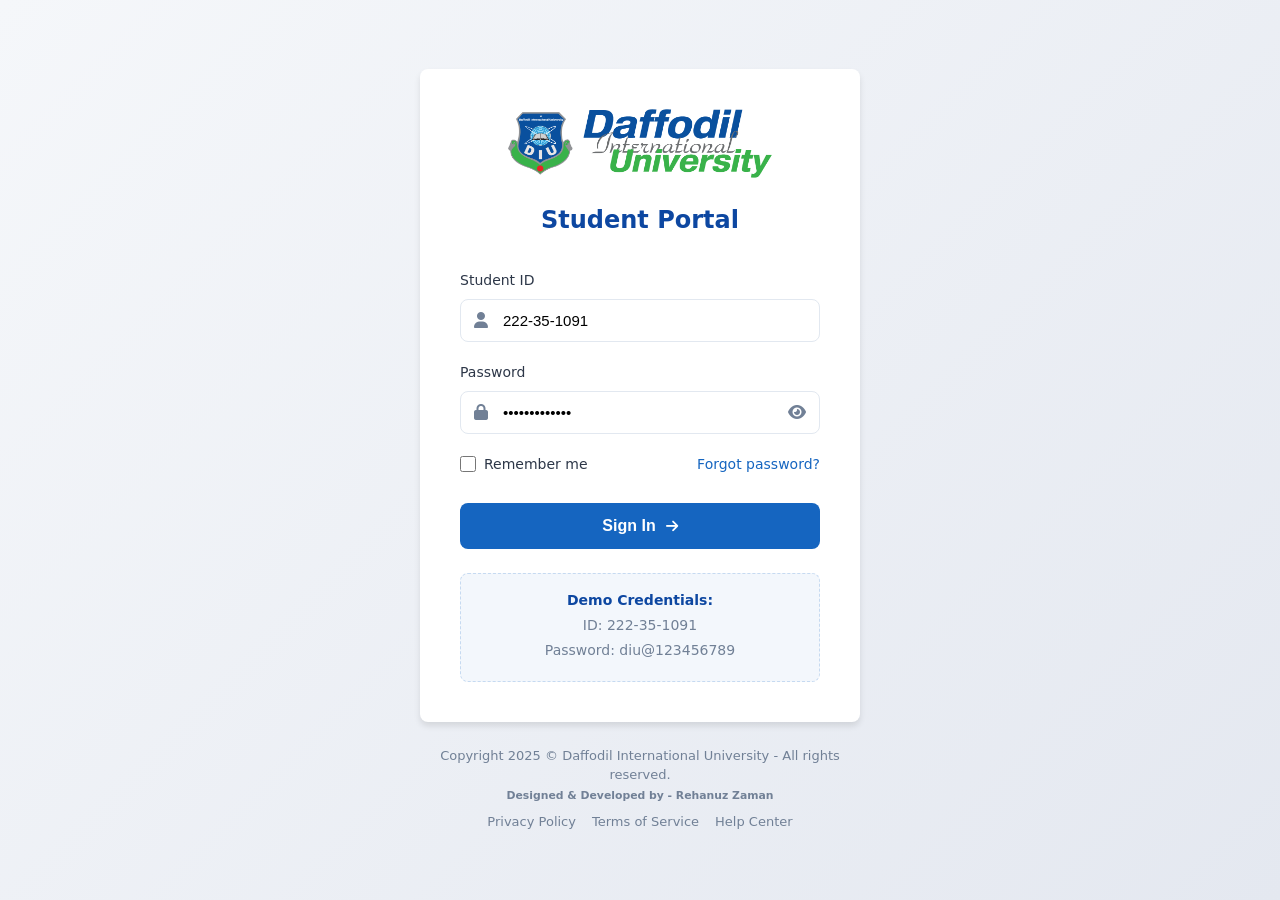
<file: index.html>
<!DOCTYPE html>
<html lang="en">
<head>
    <meta charset="UTF-8">
    <meta name="viewport" content="width=device-width, initial-scale=1.0">
    <title>DIU Student Portal - Login</title>
    <link rel="stylesheet" href="./styles/login.css">
    <link rel="stylesheet" href="https://cdnjs.cloudflare.com/ajax/libs/font-awesome/6.4.0/css/all.min.css">
    <link rel="shortcut icon" href="assets/favicon.png" type="image/x-icon">
</head>
<body>
    <div class="login-container">
        <div class="login-card">
            <div class="logo-container">
                <img src="./assets/DIU Logo.png" alt="DIU Logo" class="logo">
                <h1>Student Portal</h1>
            </div>
            
            <form id="loginForm" class="login-form">
                <div class="form-group">
                    <label for="studentId">Student ID</label>
                    <div class="input-group">
                        <i class="fas fa-user"></i>
                        <input value="222-35-1091" type="text" id="studentId" placeholder="e.g. 222-35-1091" required>
                    </div>
                    <div class="error-message" id="idError"></div>
                </div>
                
                <div class="form-group">
                    <label for="password">Password</label>
                    <div class="input-group">
                        <i class="fas fa-lock"></i>
                        <input value="diu@123456789" type="password" id="password" placeholder="Enter your password" required>
                        <i class="fas fa-eye toggle-password"></i>
                    </div>
                    <div class="error-message" id="passwordError"></div>
                </div>
                
                <div class="form-options">
                    <label class="remember-me">
                        <input type="checkbox" id="remember">
                        <span>Remember me</span>
                    </label>
                    <a href="#" class="forgot-password">Forgot password?</a>
                </div>
                
                <button type="submit" class="login-btn">
                    <span>Sign In</span>
                    <i class="fas fa-arrow-right"></i>
                </button>
            </form>
            
            <div class="demo-credentials">
                <p><strong>Demo Credentials:</strong></p>
                <p>ID: 222-35-1091</p>
                <p>Password: diu@123456789</p>
            </div>
        </div>
        
        <div class="login-footer">
            <p>Copyright 2025 © Daffodil International University - All rights reserved.</p>
            <small><b>Designed & Developed by - Rehanuz Zaman</b></small>
            <div class="footer-links">
                <a href="#">Privacy Policy</a>
                <a href="#">Terms of Service</a>
                <a href="#">Help Center</a>
            </div>
        </div>
    </div>

    <script src="./scripts/login.js"></script>
</body>
</html>
</file>
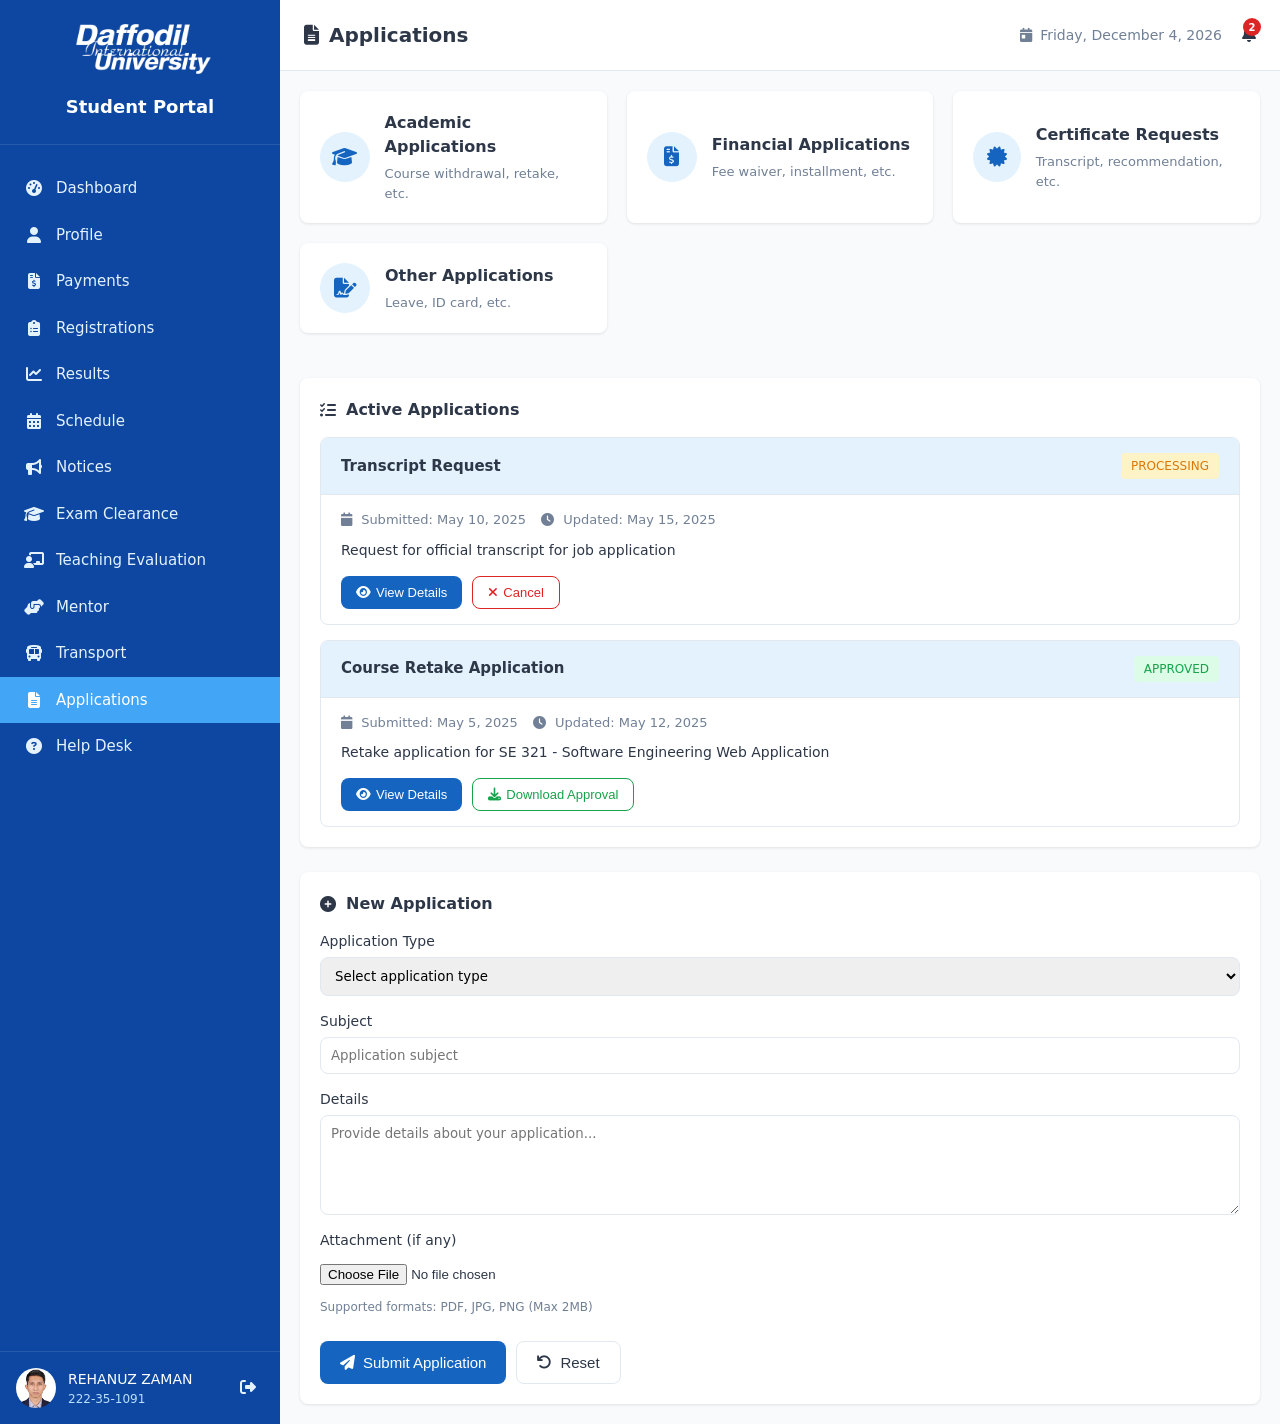
<file: applications.html>
<!DOCTYPE html>
<html lang="en">
<head>
    <meta charset="UTF-8">
    <meta name="viewport" content="width=device-width, initial-scale=1.0">
    <title>DIU Student Portal - Applications</title>
    <link rel="stylesheet" href="./styles/dashboard.css">
    <link rel="stylesheet" href="./styles/applications.css">
    <link rel="stylesheet" href="https://cdnjs.cloudflare.com/ajax/libs/font-awesome/6.4.0/css/all.min.css">
    <link rel="shortcut icon" href="assets/favicon.png" type="image/x-icon">
</head>
<body>
    <div class="dashboard-container">
        <!-- Sidebar -->
        <aside class="sidebar">
            <div class="logo-container">
                <img src="./assets/diulogo_white.png" alt="DIU Logo" class="logo">
                <h1>Student Portal</h1>
            </div>
            
            <nav class="main-nav">
                <ul>
                    <li><a href="dashboard.html"><i class="fas fa-tachometer-alt"></i> Dashboard</a></li>
                    <li><a href="profile.html"><i class="fas fa-user"></i> Profile</a></li>
                    <li><a href="payments.html"><i class="fas fa-file-invoice-dollar"></i> Payments</a></li>
                    <li><a href="registrations.html"><i class="fas fa-clipboard-list"></i> Registrations</a></li>
                    <li><a href="result.html"><i class="fas fa-chart-line"></i> Results</a></li>
                    <li><a href="class-schedule.html"><i class="fas fa-calendar-alt"></i> Schedule</a></li>
                    <li><a href="notices.html"><i class="fas fa-bullhorn"></i> Notices</a></li>
                    <li><a href="exam-clearance.html"><i class="fas fa-graduation-cap"></i> Exam Clearance</a></li>
                    <li><a href="teaching-evaluation.html"><i class="fas fa-chalkboard-teacher"></i> Teaching Evaluation</a></li>
                    <li><a href="mentor.html"><i class="fas fa-hands-helping"></i> Mentor</a></li>
                    <li><a href="transport.html"><i class="fas fa-bus"></i> Transport</a></li>
                    <li class="active"><a href="applications.html"><i class="fas fa-file-alt"></i> Applications</a></li>
                    <li><a href="help-desk.html"><i class="fas fa-question-circle"></i> Help Desk</a></li>
                </ul>
            </nav>
            
            <div class="user-profile">
                <img src="./assets/avatar.png" alt="Student Avatar">
                <div class="user-info">
                    <span class="name">REHANUZ ZAMAN</span>
                    <span class="id">222-35-1091</span>
                </div>
                <a href="login.html" class="logout"><i class="fas fa-sign-out-alt"></i></a>
            </div>
        </aside>

        <!-- Main Content -->
        <main class="main-content">
            <header class="main-header">
                <h2><i class="fas fa-file-alt"></i> Applications</h2>
                <div class="header-actions">
                    <div class="date-display">
                        <i class="fas fa-calendar-day"></i>
                        <span id="current-date">Loading...</span>
                    </div>
                    <div class="notifications">
                        <i class="fas fa-bell"></i>
                        <span class="badge">2</span>
                    </div>
                </div>
            </header>

            <div class="applications-content">
                <div class="application-types">
                    <div class="type-card" data-type="academic">
                        <div class="type-icon">
                            <i class="fas fa-graduation-cap"></i>
                        </div>
                        <div class="type-info">
                            <h3>Academic Applications</h3>
                            <p>Course withdrawal, retake, etc.</p>
                        </div>
                    </div>
                    
                    <div class="type-card" data-type="financial">
                        <div class="type-icon">
                            <i class="fas fa-file-invoice-dollar"></i>
                        </div>
                        <div class="type-info">
                            <h3>Financial Applications</h3>
                            <p>Fee waiver, installment, etc.</p>
                        </div>
                    </div>
                    
                    <div class="type-card" data-type="certificate">
                        <div class="type-icon">
                            <i class="fas fa-certificate"></i>
                        </div>
                        <div class="type-info">
                            <h3>Certificate Requests</h3>
                            <p>Transcript, recommendation, etc.</p>
                        </div>
                    </div>
                    
                    <div class="type-card" data-type="other">
                        <div class="type-icon">
                            <i class="fas fa-file-signature"></i>
                        </div>
                        <div class="type-info">
                            <h3>Other Applications</h3>
                            <p>Leave, ID card, etc.</p>
                        </div>
                    </div>
                </div>

                <div class="active-applications">
                    <h3><i class="fas fa-tasks"></i> Active Applications</h3>
                    
                    <div class="application-list">
                        <div class="application-item">
                            <div class="app-header">
                                <h4>Transcript Request</h4>
                                <span class="app-status processing">Processing</span>
                            </div>
                            <div class="app-body">
                                <div class="app-meta">
                                    <span><i class="fas fa-calendar"></i> Submitted: May 10, 2025</span>
                                    <span><i class="fas fa-clock"></i> Updated: May 15, 2025</span>
                                </div>
                                <p class="app-note">Request for official transcript for job application</p>
                                <div class="app-actions">
                                    <button class="btn-view">
                                        <i class="fas fa-eye"></i> View Details
                                    </button>
                                    <button class="btn-cancel">
                                        <i class="fas fa-times"></i> Cancel
                                    </button>
                                </div>
                            </div>
                        </div>
                        
                        <div class="application-item">
                            <div class="app-header">
                                <h4>Course Retake Application</h4>
                                <span class="app-status approved">Approved</span>
                            </div>
                            <div class="app-body">
                                <div class="app-meta">
                                    <span><i class="fas fa-calendar"></i> Submitted: May 5, 2025</span>
                                    <span><i class="fas fa-clock"></i> Updated: May 12, 2025</span>
                                </div>
                                <p class="app-note">Retake application for SE 321 - Software Engineering Web Application</p>
                                <div class="app-actions">
                                    <button class="btn-view">
                                        <i class="fas fa-eye"></i> View Details
                                    </button>
                                    <button class="btn-download">
                                        <i class="fas fa-download"></i> Download Approval
                                    </button>
                                </div>
                            </div>
                        </div>
                    </div>
                </div>

                <div class="new-application" id="new-application">
                    <h3><i class="fas fa-plus-circle"></i> New Application</h3>
                    <form id="application-form">
                        <div class="form-group">
                            <label for="app-type">Application Type</label>
                            <select id="app-type" required>
                                <option value="">Select application type</option>
                                <option value="transcript">Transcript Request</option>
                                <option value="retake">Course Retake</option>
                                <option value="withdrawal">Course Withdrawal</option>
                                <option value="fee-waiver">Fee Waiver Request</option>
                                <option value="certificate">Certificate Request</option>
                                <option value="leave">Leave Application</option>
                                <option value="other">Other</option>
                            </select>
                        </div>
                        
                        <div class="form-group">
                            <label for="app-subject">Subject</label>
                            <input type="text" id="app-subject" placeholder="Application subject" required>
                        </div>
                        
                        <div class="form-group">
                            <label for="app-details">Details</label>
                            <textarea id="app-details" rows="5" placeholder="Provide details about your application..." required></textarea>
                        </div>
                        
                        <div class="form-group">
                            <label for="app-attachment">Attachment (if any)</label>
                            <input type="file" id="app-attachment">
                            <small>Supported formats: PDF, JPG, PNG (Max 2MB)</small>
                        </div>
                        
                        <div class="form-actions">
                            <button type="submit" class="btn-submit">
                                <i class="fas fa-paper-plane"></i> Submit Application
                            </button>
                            <button type="reset" class="btn-reset">
                                <i class="fas fa-undo"></i> Reset
                            </button>
                        </div>
                    </form>
                </div>
            </div>
        </main>
    </div>

    <script src="./scripts/applications.js"></script>
</body>
</html>
</file>
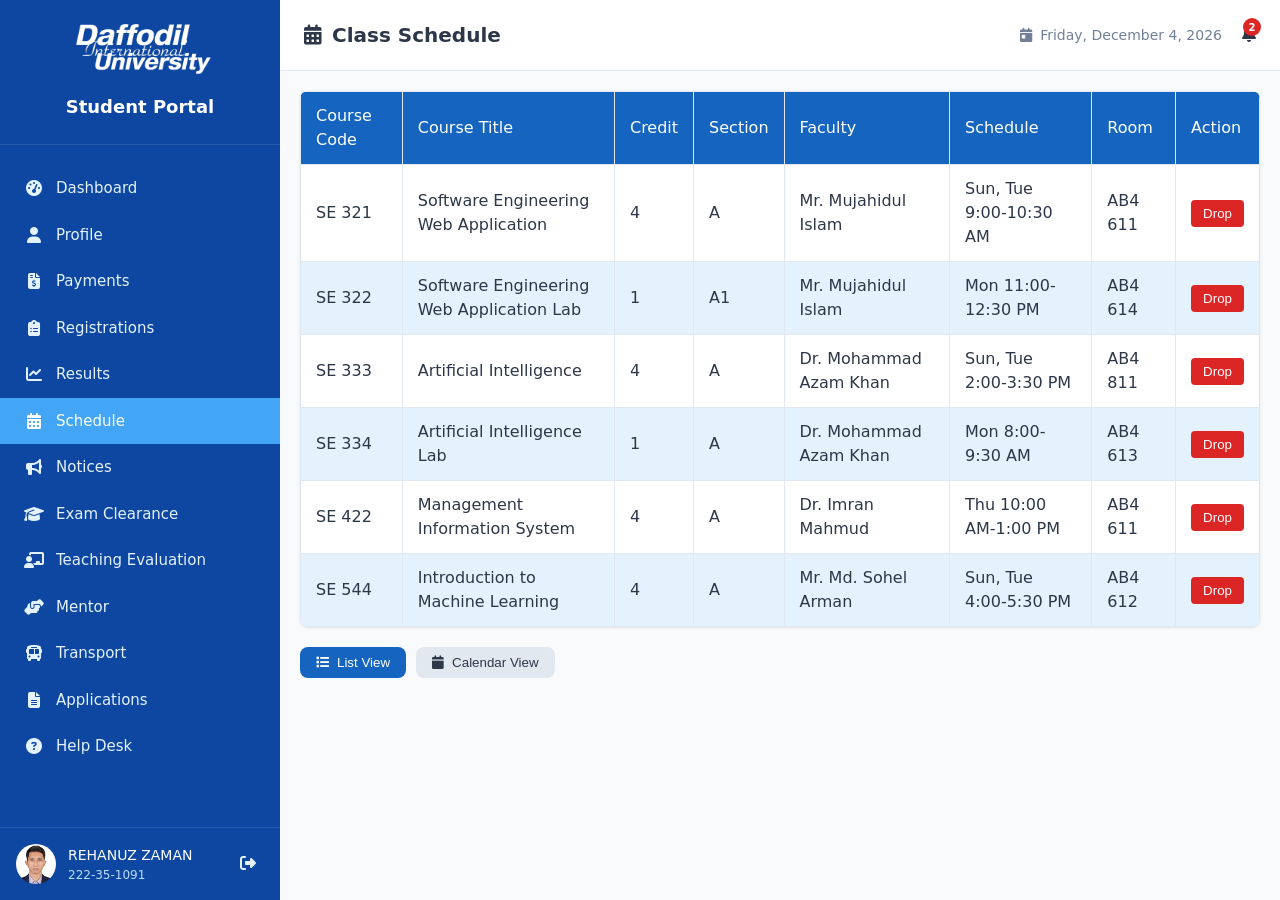
<file: class-schedule.html>
<!DOCTYPE html>
<html lang="en">
<head>
    <meta charset="UTF-8">
    <meta name="viewport" content="width=device-width, initial-scale=1.0">
    <title>DIU Student Portal - Class Schedule</title>
    <link rel="stylesheet" href="./styles/dashboard.css">
    <link rel="stylesheet" href="./styles/class-schedule.css">
    <link rel="stylesheet" href="https://cdnjs.cloudflare.com/ajax/libs/font-awesome/6.4.0/css/all.min.css">
    <link rel="shortcut icon" href="assets/favicon.png" type="image/x-icon">
</head>
<body>
    <div class="dashboard-container">
        <!-- Sidebar -->
        <aside class="sidebar">
            <div class="logo-container">
                <img src="./assets/diulogo_white.png" alt="DIU Logo" class="logo">
                <h1>Student Portal</h1>
            </div>
            
            <nav class="main-nav">
                <ul>
                    <li><a href="dashboard.html"><i class="fas fa-tachometer-alt"></i> Dashboard</a></li>
                    <li><a href="profile.html"><i class="fas fa-user"></i> Profile</a></li>
                    <li><a href="payments.html"><i class="fas fa-file-invoice-dollar"></i> Payments</a></li>
                    <li><a href="registrations.html"><i class="fas fa-clipboard-list"></i> Registrations</a></li>
                    <li><a href="result.html"><i class="fas fa-chart-line"></i> Results</a></li>
                    <li class="active"><a href="class-schedule.html"><i class="fas fa-calendar-alt"></i> Schedule</a></li>
                    <li><a href="notices.html"><i class="fas fa-bullhorn"></i> Notices</a></li>
                    <li><a href="exam-clearance.html"><i class="fas fa-graduation-cap"></i> Exam Clearance</a></li>
                    <li><a href="teaching-evaluation.html"><i class="fas fa-chalkboard-teacher"></i> Teaching Evaluation</a></li>
                    <li><a href="mentor.html"><i class="fas fa-hands-helping"></i> Mentor</a></li>
                    <li><a href="transport.html"><i class="fas fa-bus"></i> Transport</a></li>
                    <li><a href="applications.html"><i class="fas fa-file-alt"></i> Applications</a></li>
                    <li><a href="help-desk.html"><i class="fas fa-question-circle"></i> Help Desk</a></li>
                </ul>
            </nav>
            
            <div class="user-profile">
                <img src="./assets/avatar.png" alt="Student Avatar">
                <div class="user-info">
                    <span class="name">REHANUZ ZAMAN</span>
                    <span class="id">222-35-1091</span>
                </div>
                <a href="login.html" class="logout"><i class="fas fa-sign-out-alt"></i></a>
            </div>
        </aside>

        <!-- Main Content -->
        <main class="main-content">
            <header class="main-header">
                <h2><i class="fas fa-calendar-alt"></i> Class Schedule</h2>
                <div class="header-actions">
                    <div class="date-display">
                        <i class="fas fa-calendar-day"></i>
                        <span id="current-date">Loading...</span>
                    </div>
                    <div class="notifications">
                        <i class="fas fa-bell"></i>
                        <span class="badge">2</span>
                    </div>
                </div>
            </header>

            <div class="schedule-content">
                <!-- Course List View -->
                <div class="course-list-view">
                    <table class="course-table">
                        <thead>
                            <tr>
                                <th>Course Code</th>
                                <th>Course Title</th>
                                <th>Credit</th>
                                <th>Section</th>
                                <th>Faculty</th>
                                <th>Schedule</th>
                                <th>Room</th>
                                <th>Action</th>
                            </tr>
                        </thead>
                        <tbody>
                            <tr>
                                <td>SE 321</td>
                                <td>Software Engineering Web Application</td>
                                <td>4</td>
                                <td>A</td>
                                <td>Mr. Mujahidul Islam</td>
                                <td>Sun, Tue 9:00-10:30 AM</td>
                                <td>AB4 611</td>
                                <td><button class="btn-drop">Drop</button></td>
                            </tr>
                            <tr>
                                <td>SE 322</td>
                                <td>Software Engineering Web Application Lab</td>
                                <td>1</td>
                                <td>A1</td>
                                <td>Mr. Mujahidul Islam</td>
                                <td>Mon 11:00-12:30 PM</td>
                                <td>AB4 614</td>
                                <td><button class="btn-drop">Drop</button></td>
                            </tr>
                            <tr>
                                <td>SE 333</td>
                                <td>Artificial Intelligence</td>
                                <td>4</td>
                                <td>A</td>
                                <td>Dr. Mohammad Azam Khan</td>
                                <td>Sun, Tue 2:00-3:30 PM</td>
                                <td>AB4 811</td>
                                <td><button class="btn-drop">Drop</button></td>
                            </tr>
                            <tr>
                                <td>SE 334</td>
                                <td>Artificial Intelligence Lab</td>
                                <td>1</td>
                                <td>A</td>
                                <td>Dr. Mohammad Azam Khan</td>
                                <td>Mon 8:00-9:30 AM</td>
                                <td>AB4 613</td>
                                <td><button class="btn-drop">Drop</button></td>
                            </tr>
                            <tr>
                                <td>SE 422</td>
                                <td>Management Information System</td>
                                <td>4</td>
                                <td>A</td>
                                <td>Dr. Imran Mahmud</td>
                                <td>Thu 10:00 AM-1:00 PM</td>
                                <td>AB4 611</td>
                                <td><button class="btn-drop">Drop</button></td>
                            </tr>
                            <tr>
                                <td>SE 544</td>
                                <td>Introduction to Machine Learning</td>
                                <td>4</td>
                                <td>A</td>
                                <td>Mr. Md. Sohel Arman</td>
                                <td>Sun, Tue 4:00-5:30 PM</td>
                                <td>AB4 612</td>
                                <td><button class="btn-drop">Drop</button></td>
                            </tr>
                        </tbody>
                    </table>
                </div>

                <!-- Calendar View -->
                <div class="calendar-view" style="display:none;">
                    <div class="schedule-controls">
                        <select id="semester-select" class="schedule-filter">
                            <option value="spring2025">Spring 2025</option>
                        </select>
                        <button id="print-schedule" class="btn-primary">
                            <i class="fas fa-print"></i> Print Schedule
                        </button>
                    </div>

                    <div class="schedule-table-container">
                        <table class="schedule-table">
                            <thead>
                                <tr>
                                    <th>Time</th>
                                    <th>Saturday</th>
                                    <th>Sunday</th>
                                    <th>Monday</th>
                                    <th>Tuesday</th>
                                    <th>Wednesday</th>
                                    <th>Thursday</th>
                                    <th>Friday</th>
                                </tr>
                            </thead>
                            <tbody id="schedule-body">
                                <!-- Will be populated by JavaScript -->
                            </tbody>
                        </table>
                    </div>
                </div>

                <div class="view-toggle">
                    <button id="list-view-btn" class="active"><i class="fas fa-list"></i> List View</button>
                    <button id="calendar-view-btn"><i class="fas fa-calendar"></i> Calendar View</button>
                </div>
            </div>
        </main>
    </div>

    <script src="./scripts/class-schecule.js"></script>
</body>
</html>
</file>
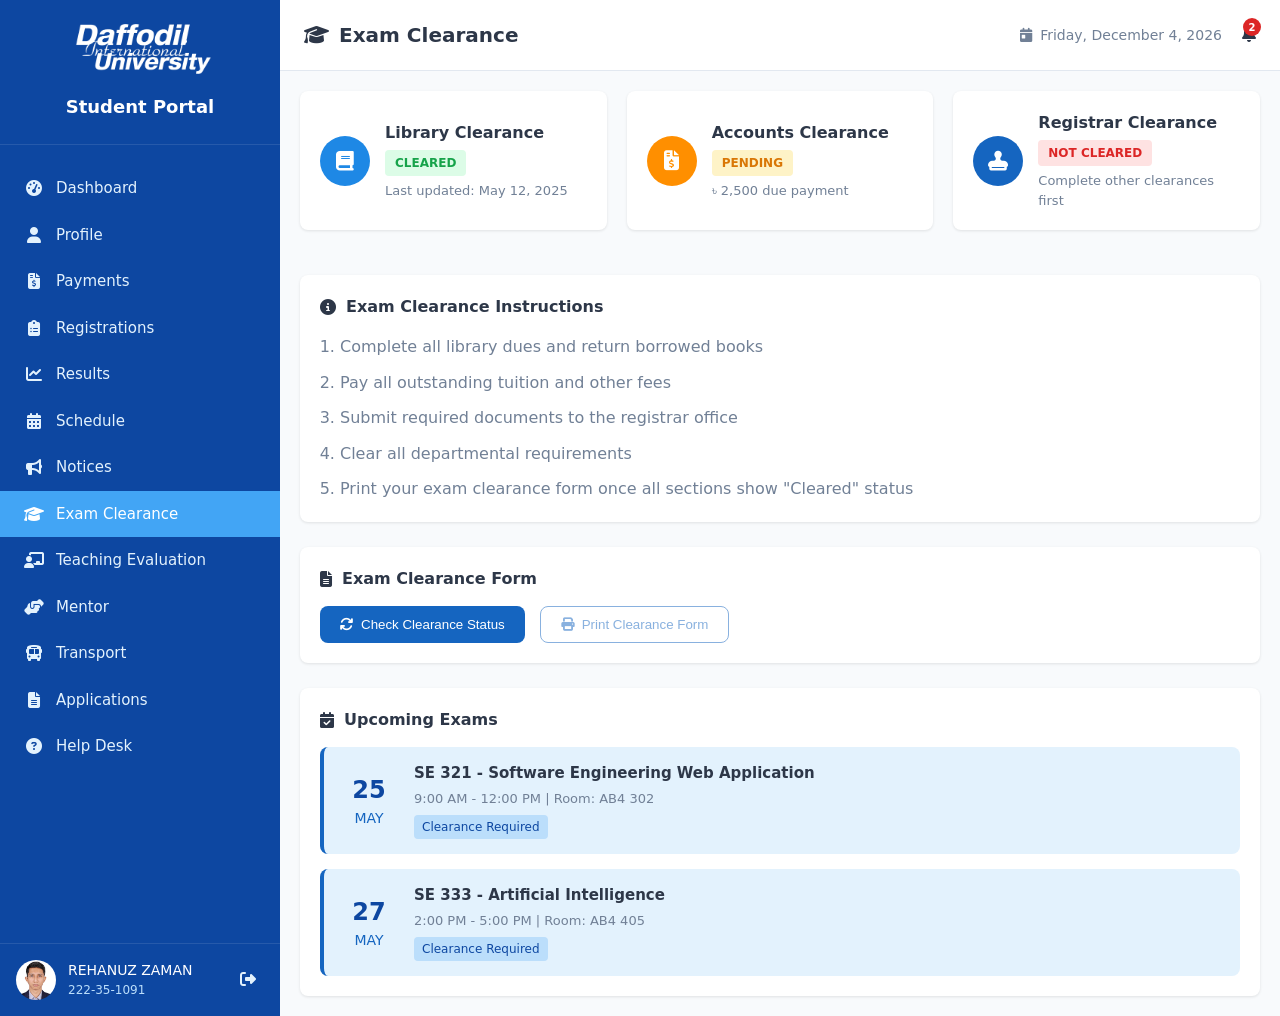
<file: exam-clearance.html>
<!DOCTYPE html>
<html lang="en">
<head>
    <meta charset="UTF-8">
    <meta name="viewport" content="width=device-width, initial-scale=1.0">
    <title>DIU Student Portal - Exam Clearance</title>
    <link rel="stylesheet" href="./styles/dashboard.css">
    <link rel="stylesheet" href="./styles/exam-clearance.css">
    <link rel="stylesheet" href="https://cdnjs.cloudflare.com/ajax/libs/font-awesome/6.4.0/css/all.min.css">
    <link rel="shortcut icon" href="assets/favicon.png" type="image/x-icon">
</head>
<body>
    <div class="dashboard-container">
        <!-- Sidebar -->
        <aside class="sidebar">
            <div class="logo-container">
                <img src="./assets/diulogo_white.png" alt="DIU Logo" class="logo">
                <h1>Student Portal</h1>
            </div>
            
            <nav class="main-nav">
                <ul>
                    <li><a href="dashboard.html"><i class="fas fa-tachometer-alt"></i> Dashboard</a></li>
                    <li><a href="profile.html"><i class="fas fa-user"></i> Profile</a></li>
                    <li><a href="payments.html"><i class="fas fa-file-invoice-dollar"></i> Payments</a></li>
                    <li><a href="registrations.html"><i class="fas fa-clipboard-list"></i> Registrations</a></li>
                    <li><a href="result.html"><i class="fas fa-chart-line"></i> Results</a></li>
                    <li><a href="class-schedule.html"><i class="fas fa-calendar-alt"></i> Schedule</a></li>
                    <li><a href="notices.html"><i class="fas fa-bullhorn"></i> Notices</a></li>
                    <li class="active"><a href="exam-clearance.html"><i class="fas fa-graduation-cap"></i> Exam Clearance</a></li>
                    <li><a href="teaching-evaluation.html"><i class="fas fa-chalkboard-teacher"></i> Teaching Evaluation</a></li>
                    <li><a href="mentor.html"><i class="fas fa-hands-helping"></i> Mentor</a></li>
                    <li><a href="transport.html"><i class="fas fa-bus"></i> Transport</a></li>
                    <li><a href="applications.html"><i class="fas fa-file-alt"></i> Applications</a></li>
                    <li><a href="help-desk.html"><i class="fas fa-question-circle"></i> Help Desk</a></li>
                </ul>
            </nav>
            
            <div class="user-profile">
                <img src="./assets/avatar.png" alt="Student Avatar">
                <div class="user-info">
                    <span class="name">REHANUZ ZAMAN</span>
                    <span class="id">222-35-1091</span>
                </div>
                <a href="login.html" class="logout"><i class="fas fa-sign-out-alt"></i></a>
            </div>
        </aside>

        <!-- Main Content -->
        <main class="main-content">
            <header class="main-header">
                <h2><i class="fas fa-graduation-cap"></i> Exam Clearance</h2>
                <div class="header-actions">
                    <div class="date-display">
                        <i class="fas fa-calendar-day"></i>
                        <span id="current-date">Loading...</span>
                    </div>
                    <div class="notifications">
                        <i class="fas fa-bell"></i>
                        <span class="badge">2</span>
                    </div>
                </div>
            </header>

            <div class="exam-clearance-content">
                <div class="clearance-status">
                    <div class="status-card library">
                        <div class="status-icon">
                            <i class="fas fa-book"></i>
                        </div>
                        <div class="status-info">
                            <h3>Library Clearance</h3>
                            <span class="status-badge cleared">Cleared</span>
                            <p>Last updated: May 12, 2025</p>
                        </div>
                    </div>
                    
                    <div class="status-card accounts">
                        <div class="status-icon">
                            <i class="fas fa-file-invoice-dollar"></i>
                        </div>
                        <div class="status-info">
                            <h3>Accounts Clearance</h3>
                            <span class="status-badge pending">Pending</span>
                            <p>৳ 2,500 due payment</p>
                        </div>
                    </div>
                    
                    <div class="status-card registrar">
                        <div class="status-icon">
                            <i class="fas fa-stamp"></i>
                        </div>
                        <div class="status-info">
                            <h3>Registrar Clearance</h3>
                            <span class="status-badge not-cleared">Not Cleared</span>
                            <p>Complete other clearances first</p>
                        </div>
                    </div>
                </div>

                <div class="clearance-instructions">
                    <h3><i class="fas fa-info-circle"></i> Exam Clearance Instructions</h3>
                    <ol>
                        <li>Complete all library dues and return borrowed books</li>
                        <li>Pay all outstanding tuition and other fees</li>
                        <li>Submit required documents to the registrar office</li>
                        <li>Clear all departmental requirements</li>
                        <li>Print your exam clearance form once all sections show "Cleared" status</li>
                    </ol>
                </div>

                <div class="exam-clearance-form">
                    <h3><i class="fas fa-file-alt"></i> Exam Clearance Form</h3>
                    <div class="form-actions">
                        <button id="check-clearance" class="btn-primary">
                            <i class="fas fa-sync"></i> Check Clearance Status
                        </button>
                        <button id="print-clearance" class="btn-secondary" disabled>
                            <i class="fas fa-print"></i> Print Clearance Form
                        </button>
                    </div>
                </div>

                <div class="upcoming-exams">
                    <h3><i class="fas fa-calendar-check"></i> Upcoming Exams</h3>
                    <div class="exam-cards">
                        <div class="exam-card">
                            <div class="exam-date">
                                <span class="day">25</span>
                                <span class="month">May</span>
                            </div>
                            <div class="exam-info">
                                <h4>SE 321 - Software Engineering Web Application</h4>
                                <p>9:00 AM - 12:00 PM | Room: AB4 302</p>
                                <span class="exam-status">Clearance Required</span>
                            </div>
                        </div>
                        <div class="exam-card">
                            <div class="exam-date">
                                <span class="day">27</span>
                                <span class="month">May</span>
                            </div>
                            <div class="exam-info">
                                <h4>SE 333 - Artificial Intelligence</h4>
                                <p>2:00 PM - 5:00 PM | Room: AB4 405</p>
                                <span class="exam-status">Clearance Required</span>
                            </div>
                        </div>
                    </div>
                </div>
            </div>
        </main>
    </div>

    <script src="./scripts/exam-clearance.js"></script>
</body>
</html>
</file>
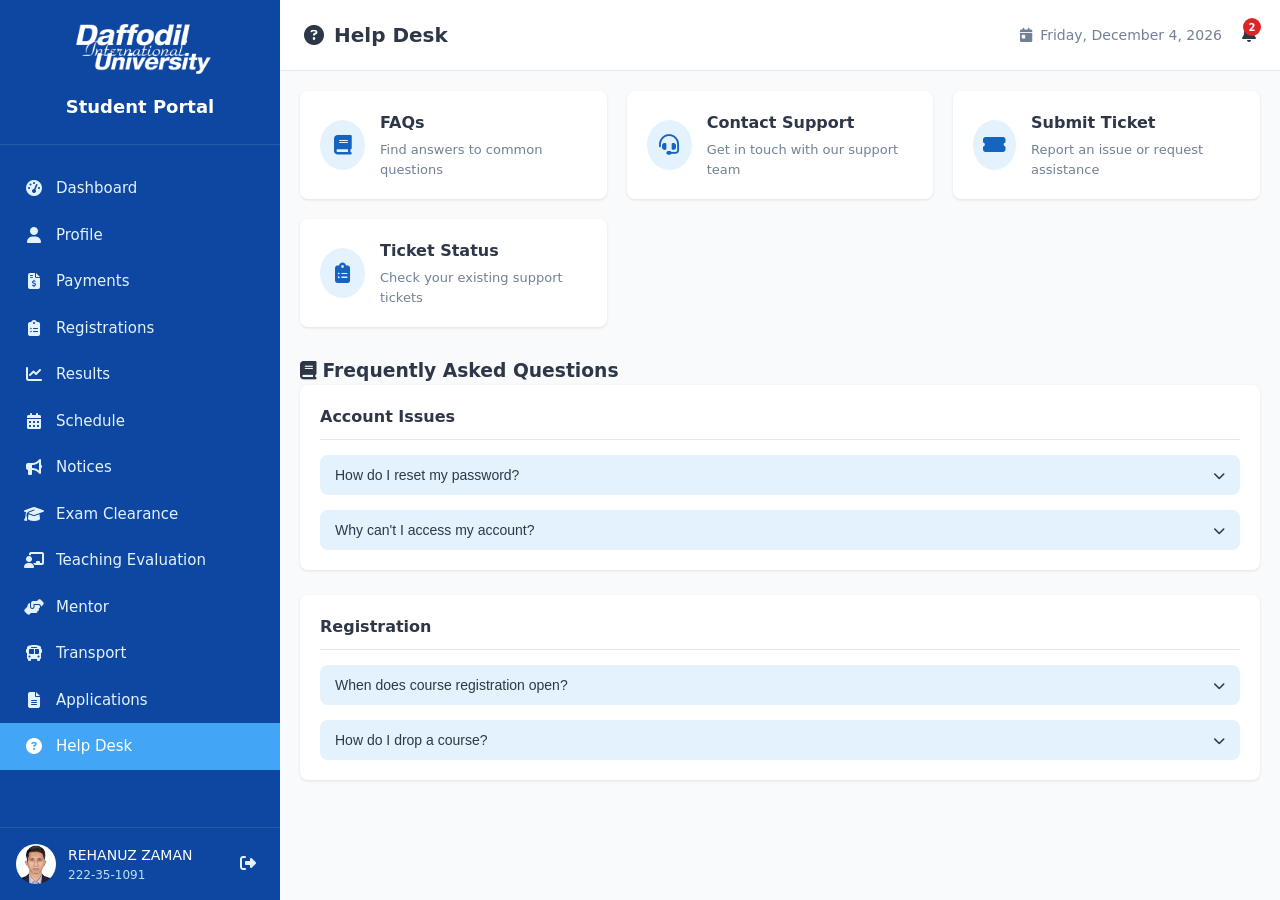
<file: help-desk.html>
<!DOCTYPE html>
<html lang="en">
<head>
    <meta charset="UTF-8">
    <meta name="viewport" content="width=device-width, initial-scale=1.0">
    <title>DIU Student Portal - Help Desk</title>
    <link rel="stylesheet" href="./styles/dashboard.css">
    <link rel="stylesheet" href="./styles/help-desk.css">
    <link rel="stylesheet" href="https://cdnjs.cloudflare.com/ajax/libs/font-awesome/6.4.0/css/all.min.css">
</head>
<body>
    <div class="dashboard-container">
        <!-- Sidebar -->
        <aside class="sidebar">
            <div class="logo-container">
                <img src="./assets/diulogo_white.png" alt="DIU Logo" class="logo">
                <h1>Student Portal</h1>
            </div>
            
            <nav class="main-nav">
                <ul>
                    <li><a href="dashboard.html"><i class="fas fa-tachometer-alt"></i> Dashboard</a></li>
                    <li><a href="profile.html"><i class="fas fa-user"></i> Profile</a></li>
                    <li><a href="payments.html"><i class="fas fa-file-invoice-dollar"></i> Payments</a></li>
                    <li><a href="registrations.html"><i class="fas fa-clipboard-list"></i> Registrations</a></li>
                    <li><a href="result.html"><i class="fas fa-chart-line"></i> Results</a></li>
                    <li><a href="class-schedule.html"><i class="fas fa-calendar-alt"></i> Schedule</a></li>
                    <li><a href="notices.html"><i class="fas fa-bullhorn"></i> Notices</a></li>
                    <li><a href="exam-clearance.html"><i class="fas fa-graduation-cap"></i> Exam Clearance</a></li>
                    <li><a href="teaching-evaluation.html"><i class="fas fa-chalkboard-teacher"></i> Teaching Evaluation</a></li>
                    <li><a href="mentor.html"><i class="fas fa-hands-helping"></i> Mentor</a></li>
                    <li><a href="transport.html"><i class="fas fa-bus"></i> Transport</a></li>
                    <li><a href="applications.html"><i class="fas fa-file-alt"></i> Applications</a></li>
                    <li class="active"><a href="help-desk.html"><i class="fas fa-question-circle"></i> Help Desk</a></li>
                </ul>
            </nav>
            
            <div class="user-profile">
                <img src="./assets/avatar.png" alt="Student Avatar">
                <div class="user-info">
                    <span class="name">REHANUZ ZAMAN</span>
                    <span class="id">222-35-1091</span>
                </div>
                <a href="login.html" class="logout"><i class="fas fa-sign-out-alt"></i></a>
            </div>
        </aside>

        <!-- Main Content -->
        <main class="main-content">
            <header class="main-header">
                <h2><i class="fas fa-question-circle"></i> Help Desk</h2>
                <div class="header-actions">
                    <div class="date-display">
                        <i class="fas fa-calendar-day"></i>
                        <span id="current-date">Loading...</span>
                    </div>
                    <div class="notifications">
                        <i class="fas fa-bell"></i>
                        <span class="badge">2</span>
                    </div>
                </div>
            </header>

            <div class="help-desk-content">
                <div class="help-options">
                    <div class="option-card" data-target="faq">
                        <div class="option-icon">
                            <i class="fas fa-book"></i>
                        </div>
                        <div class="option-info">
                            <h3>FAQs</h3>
                            <p>Find answers to common questions</p>
                        </div>
                    </div>
                    
                    <div class="option-card" data-target="contact">
                        <div class="option-icon">
                            <i class="fas fa-headset"></i>
                        </div>
                        <div class="option-info">
                            <h3>Contact Support</h3>
                            <p>Get in touch with our support team</p>
                        </div>
                    </div>
                    
                    <div class="option-card" data-target="ticket">
                        <div class="option-icon">
                            <i class="fas fa-ticket-alt"></i>
                        </div>
                        <div class="option-info">
                            <h3>Submit Ticket</h3>
                            <p>Report an issue or request assistance</p>
                        </div>
                    </div>
                    
                    <div class="option-card" data-target="status">
                        <div class="option-icon">
                            <i class="fas fa-clipboard-list"></i>
                        </div>
                        <div class="option-info">
                            <h3>Ticket Status</h3>
                            <p>Check your existing support tickets</p>
                        </div>
                    </div>
                </div>

                <div class="help-section active" id="faq">
                    <h3><i class="fas fa-book"></i> Frequently Asked Questions</h3>
                    <div class="faq-container">
                        <div class="faq-category">
                            <h4>Account Issues</h4>
                            <div class="faq-item">
                                <button class="faq-question">How do I reset my password?</button>
                                <div class="faq-answer">
                                    <p>You can reset your password by clicking on "Forgot Password" on the login page. A reset link will be sent to your registered email address.</p>
                                </div>
                            </div>
                            <div class="faq-item">
                                <button class="faq-question">Why can't I access my account?</button>
                                <div class="faq-answer">
                                    <p>Account access issues can occur due to incorrect login attempts or unpaid fees. Contact support if the problem persists.</p>
                                </div>
                            </div>
                        </div>
                        
                        <div class="faq-category">
                            <h4>Registration</h4>
                            <div class="faq-item">
                                <button class="faq-question">When does course registration open?</button>
                                <div class="faq-answer">
                                    <p>Registration typically opens 2 weeks before the semester starts. Check the academic calendar for exact dates.</p>
                                </div>
                            </div>
                            <div class="faq-item">
                                <button class="faq-question">How do I drop a course?</button>
                                <div class="faq-answer">
                                    <p>Courses can be dropped through the Registration page before the add/drop deadline.</p>
                                </div>
                            </div>
                        </div>
                    </div>
                </div>

                <div class="help-section" id="contact">
                    <h3><i class="fas fa-headset"></i> Contact Support</h3>
                    <div class="contact-methods">
                        <div class="contact-card">
                            <div class="contact-icon">
                                <i class="fas fa-phone"></i>
                            </div>
                            <div class="contact-info">
                                <h4>Phone Support</h4>
                                <p>+880 9612-939393</p>
                                <p>Sunday-Thursday, 9AM-5PM</p>
                            </div>
                        </div>
                        
                        <div class="contact-card">
                            <div class="contact-icon">
                                <i class="fas fa-envelope"></i>
                            </div>
                            <div class="contact-info">
                                <h4>Email Support</h4>
                                <p>support@diu.edu.bd</p>
                                <p>Typically responds within 24 hours</p>
                            </div>
                        </div>
                        
                        <div class="contact-card">
                            <div class="contact-icon">
                                <i class="fas fa-map-marker-alt"></i>
                            </div>
                            <div class="contact-info">
                                <h4>In-Person</h4>
                                <p>Room 305, Admin Building</p>
                                <p>DIU Main Campus</p>
                            </div>
                        </div>
                    </div>
                </div>

                <div class="help-section" id="ticket">
                    <h3><i class="fas fa-ticket-alt"></i> Submit Support Ticket</h3>
                    <form id="support-ticket-form">
                        <div class="form-group">
                            <label for="ticket-subject">Subject</label>
                            <input type="text" id="ticket-subject" placeholder="Briefly describe your issue" required>
                        </div>
                        
                        <div class="form-group">
                            <label for="ticket-category">Category</label>
                            <select id="ticket-category" required>
                                <option value="">Select category</option>
                                <option value="account">Account Issue</option>
                                <option value="registration">Registration</option>
                                <option value="payment">Payment</option>
                                <option value="technical">Technical Problem</option>
                                <option value="other">Other</option>
                            </select>
                        </div>
                        
                        <div class="form-group">
                            <label for="ticket-details">Details</label>
                            <textarea id="ticket-details" rows="5" placeholder="Describe your issue in detail..." required></textarea>
                        </div>
                        
                        <div class="form-group">
                            <label for="ticket-attachment">Attachment (if any)</label>
                            <input type="file" id="ticket-attachment">
                            <small>Supported formats: PDF, JPG, PNG (Max 5MB)</small>
                        </div>
                        
                        <div class="form-actions">
                            <button type="submit" class="btn-submit">
                                <i class="fas fa-paper-plane"></i> Submit Ticket
                            </button>
                        </div>
                    </form>
                </div>

                <div class="help-section" id="status">
                    <h3><i class="fas fa-clipboard-list"></i> My Support Tickets</h3>
                    <div class="ticket-list">
                        <div class="ticket-item">
                            <div class="ticket-header">
                                <h4>Cannot access my course materials</h4>
                                <span class="ticket-status processing">Processing</span>
                            </div>
                            <div class="ticket-body">
                                <div class="ticket-meta">
                                    <span><i class="fas fa-calendar"></i> Submitted: May 15, 2025</span>
                                    <span><i class="fas fa-tag"></i> Category: Technical Problem</span>
                                </div>
                                <p class="ticket-desc">I'm unable to access the digital content for SE 321 course.</p>
                                <div class="ticket-actions">
                                    <button class="btn-view">
                                        <i class="fas fa-eye"></i> View Details
                                    </button>
                                </div>
                            </div>
                        </div>
                        
                        <div class="ticket-item">
                            <div class="ticket-header">
                                <h4>Payment receipt needed</h4>
                                <span class="ticket-status resolved">Resolved</span>
                            </div>
                            <div class="ticket-body">
                                <div class="ticket-meta">
                                    <span><i class="fas fa-calendar"></i> Submitted: May 10, 2025</span>
                                    <span><i class="fas fa-tag"></i> Category: Payment</span>
                                </div>
                                <p class="ticket-desc">Need official receipt for Spring 2025 tuition payment.</p>
                                <div class="ticket-actions">
                                    <button class="btn-view">
                                        <i class="fas fa-eye"></i> View Details
                                    </button>
                                    <button class="btn-download">
                                        <i class="fas fa-download"></i> Download Solution
                                    </button>
                                </div>
                            </div>
                        </div>
                    </div>
                </div>
            </div>
        </main>
    </div>

    <script src="./scripts/help-desk.js"></script>
</body>
</html>
</file>
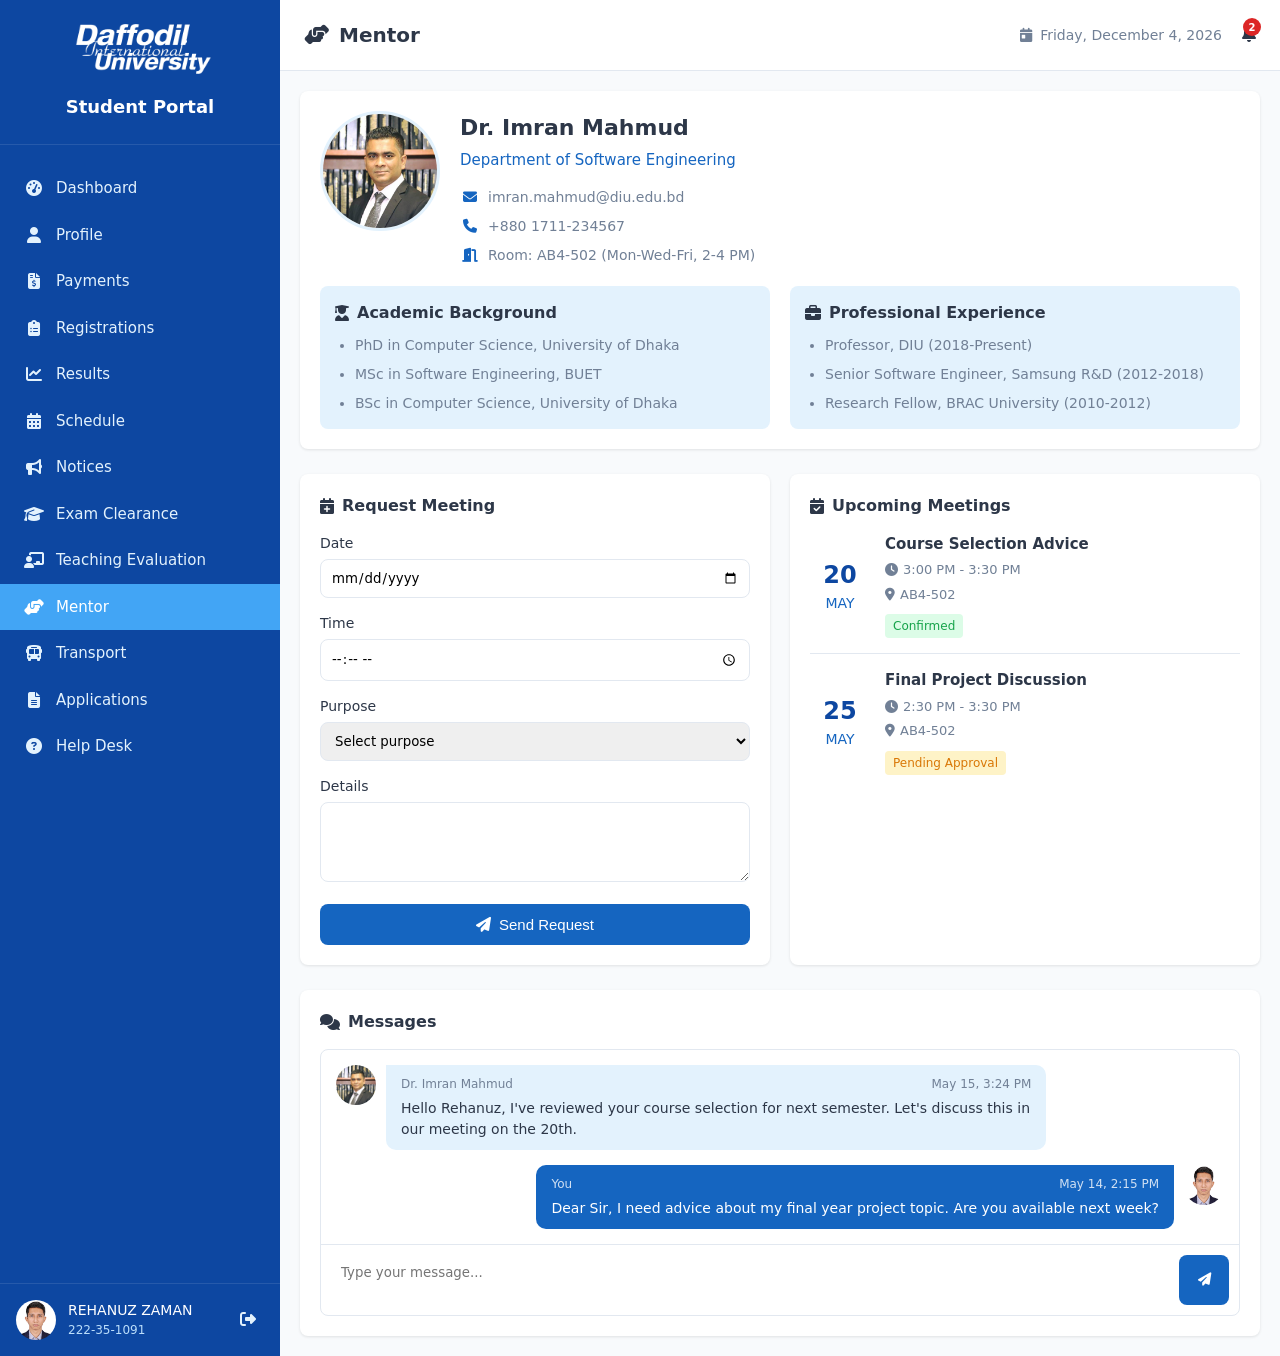
<file: mentor.html>
<!DOCTYPE html>
<html lang="en">
<head>
    <meta charset="UTF-8">
    <meta name="viewport" content="width=device-width, initial-scale=1.0">
    <title>DIU Student Portal - Mentor</title>
    <link rel="stylesheet" href="./styles/dashboard.css">
    <link rel="stylesheet" href="./styles/mentor.css">
    <link rel="stylesheet" href="https://cdnjs.cloudflare.com/ajax/libs/font-awesome/6.4.0/css/all.min.css">
    <link rel="shortcut icon" href="assets/favicon.png" type="image/x-icon">
</head>
<body>
    <div class="dashboard-container">
        <!-- Sidebar -->
        <aside class="sidebar">
            <div class="logo-container">
                <img src="./assets/diulogo_white.png" alt="DIU Logo" class="logo">
                <h1>Student Portal</h1>
            </div>
            
            <nav class="main-nav">
                <ul>
                    <li><a href="dashboard.html"><i class="fas fa-tachometer-alt"></i> Dashboard</a></li>
                    <li><a href="profile.html"><i class="fas fa-user"></i> Profile</a></li>
                    <li><a href="payments.html"><i class="fas fa-file-invoice-dollar"></i> Payments</a></li>
                    <li><a href="registrations.html"><i class="fas fa-clipboard-list"></i> Registrations</a></li>
                    <li><a href="result.html"><i class="fas fa-chart-line"></i> Results</a></li>
                    <li><a href="class-schedule.html"><i class="fas fa-calendar-alt"></i> Schedule</a></li>
                    <li><a href="notices.html"><i class="fas fa-bullhorn"></i> Notices</a></li>
                    <li><a href="exam-clearance.html"><i class="fas fa-graduation-cap"></i> Exam Clearance</a></li>
                    <li><a href="teaching-evaluation.html"><i class="fas fa-chalkboard-teacher"></i> Teaching Evaluation</a></li>
                    <li class="active"><a href="mentor.html"><i class="fas fa-hands-helping"></i> Mentor</a></li>
                    <li><a href="transport.html"><i class="fas fa-bus"></i> Transport</a></li>
                    <li><a href="applications.html"><i class="fas fa-file-alt"></i> Applications</a></li>
                    <li><a href="help-desk.html"><i class="fas fa-question-circle"></i> Help Desk</a></li>
                </ul>
            </nav>
            
            <div class="user-profile">
                <img src="./assets/avatar.png" alt="Student Avatar">
                <div class="user-info">
                    <span class="name">REHANUZ ZAMAN</span>
                    <span class="id">222-35-1091</span>
                </div>
                <a href="login.html" class="logout"><i class="fas fa-sign-out-alt"></i></a>
            </div>
        </aside>

        <!-- Main Content -->
        <main class="main-content">
            <header class="main-header">
                <h2><i class="fas fa-hands-helping"></i> Mentor</h2>
                <div class="header-actions">
                    <div class="date-display">
                        <i class="fas fa-calendar-day"></i>
                        <span id="current-date">Loading...</span>
                    </div>
                    <div class="notifications">
                        <i class="fas fa-bell"></i>
                        <span class="badge">2</span>
                    </div>
                </div>
            </header>

            <div class="mentor-content">
                <div class="mentor-profile">
                    <div class="profile-header">
                        <div class="mentor-avatar">
                            <img src="./assets/mentor-avatar.png" alt="Mentor Avatar">
                        </div>
                        <div class="mentor-info">
                            <h3>Dr. Imran Mahmud</h3>
                            <p class="department">Department of Software Engineering</p>
                            <div class="mentor-contacts">
                                <div class="contact-item">
                                    <i class="fas fa-envelope"></i>
                                    <span>imran.mahmud@diu.edu.bd</span>
                                </div>
                                <div class="contact-item">
                                    <i class="fas fa-phone"></i>
                                    <span>+880 1711-234567</span>
                                </div>
                                <div class="contact-item">
                                    <i class="fas fa-door-open"></i>
                                    <span>Room: AB4-502 (Mon-Wed-Fri, 2-4 PM)</span>
                                </div>
                            </div>
                        </div>
                    </div>

                    <div class="profile-details">
                        <div class="detail-card">
                            <h4><i class="fas fa-user-graduate"></i> Academic Background</h4>
                            <ul>
                                <li>PhD in Computer Science, University of Dhaka</li>
                                <li>MSc in Software Engineering, BUET</li>
                                <li>BSc in Computer Science, University of Dhaka</li>
                            </ul>
                        </div>

                        <div class="detail-card">
                            <h4><i class="fas fa-briefcase"></i> Professional Experience</h4>
                            <ul>
                                <li>Professor, DIU (2018-Present)</li>
                                <li>Senior Software Engineer, Samsung R&D (2012-2018)</li>
                                <li>Research Fellow, BRAC University (2010-2012)</li>
                            </ul>
                        </div>
                    </div>
                </div>

                <div class="mentor-actions">
                    <div class="action-card request-meeting">
                        <h3><i class="fas fa-calendar-plus"></i> Request Meeting</h3>
                        <form id="meeting-form">
                            <div class="form-group">
                                <label for="meeting-date">Date</label>
                                <input type="date" id="meeting-date" required>
                            </div>
                            <div class="form-group">
                                <label for="meeting-time">Time</label>
                                <input type="time" id="meeting-time" required>
                            </div>
                            <div class="form-group">
                                <label for="meeting-purpose">Purpose</label>
                                <select id="meeting-purpose" required>
                                    <option value="">Select purpose</option>
                                    <option value="academic">Academic Guidance</option>
                                    <option value="course">Course Selection</option>
                                    <option value="career">Career Advice</option>
                                    <option value="personal">Personal Matter</option>
                                    <option value="other">Other</option>
                                </select>
                            </div>
                            <div class="form-group">
                                <label for="meeting-details">Details</label>
                                <textarea id="meeting-details" rows="3" required></textarea>
                            </div>
                            <button type="submit" class="btn-submit">
                                <i class="fas fa-paper-plane"></i> Send Request
                            </button>
                        </form>
                    </div>

                    <div class="action-card upcoming-meetings">
                        <h3><i class="fas fa-calendar-check"></i> Upcoming Meetings</h3>
                        <div class="meeting-list">
                            <div class="meeting-item">
                                <div class="meeting-date">
                                    <span class="day">20</span>
                                    <span class="month">May</span>
                                </div>
                                <div class="meeting-info">
                                    <h4>Course Selection Advice</h4>
                                    <p><i class="fas fa-clock"></i> 3:00 PM - 3:30 PM</p>
                                    <p><i class="fas fa-map-marker-alt"></i> AB4-502</p>
                                    <span class="meeting-status confirmed">Confirmed</span>
                                </div>
                            </div>

                            <div class="meeting-item">
                                <div class="meeting-date">
                                    <span class="day">25</span>
                                    <span class="month">May</span>
                                </div>
                                <div class="meeting-info">
                                    <h4>Final Project Discussion</h4>
                                    <p><i class="fas fa-clock"></i> 2:30 PM - 3:30 PM</p>
                                    <p><i class="fas fa-map-marker-alt"></i> AB4-502</p>
                                    <span class="meeting-status pending">Pending Approval</span>
                                </div>
                            </div>
                        </div>
                    </div>
                </div>

                <div class="mentor-messages">
                    <h3><i class="fas fa-comments"></i> Messages</h3>
                    <div class="message-container">
                        <div class="message-list">
                            <div class="message-item mentor">
                                <div class="message-avatar">
                                    <img src="./assets/mentor-avatar.png" alt="Mentor Avatar">
                                </div>
                                <div class="message-content">
                                    <div class="message-header">
                                        <span class="sender">Dr. Imran Mahmud</span>
                                        <span class="time">May 15, 3:24 PM</span>
                                    </div>
                                    <div class="message-text">
                                        <p>Hello Rehanuz, I've reviewed your course selection for next semester. Let's discuss this in our meeting on the 20th.</p>
                                    </div>
                                </div>
                            </div>

                            <div class="message-item student">
                                <div class="message-avatar">
                                    <img src="./assets/avatar.png" alt="Student Avatar">
                                </div>
                                <div class="message-content">
                                    <div class="message-header">
                                        <span class="sender">You</span>
                                        <span class="time">May 14, 2:15 PM</span>
                                    </div>
                                    <div class="message-text">
                                        <p>Dear Sir, I need advice about my final year project topic. Are you available next week?</p>
                                    </div>
                                </div>
                            </div>
                        </div>

                        <div class="message-input">
                            <textarea placeholder="Type your message..."></textarea>
                            <button class="btn-send">
                                <i class="fas fa-paper-plane"></i>
                            </button>
                        </div>
                    </div>
                </div>
            </div>
        </main>
    </div>

    <script src="./scripts/mentor.js"></script>
</body>
</html>
</file>
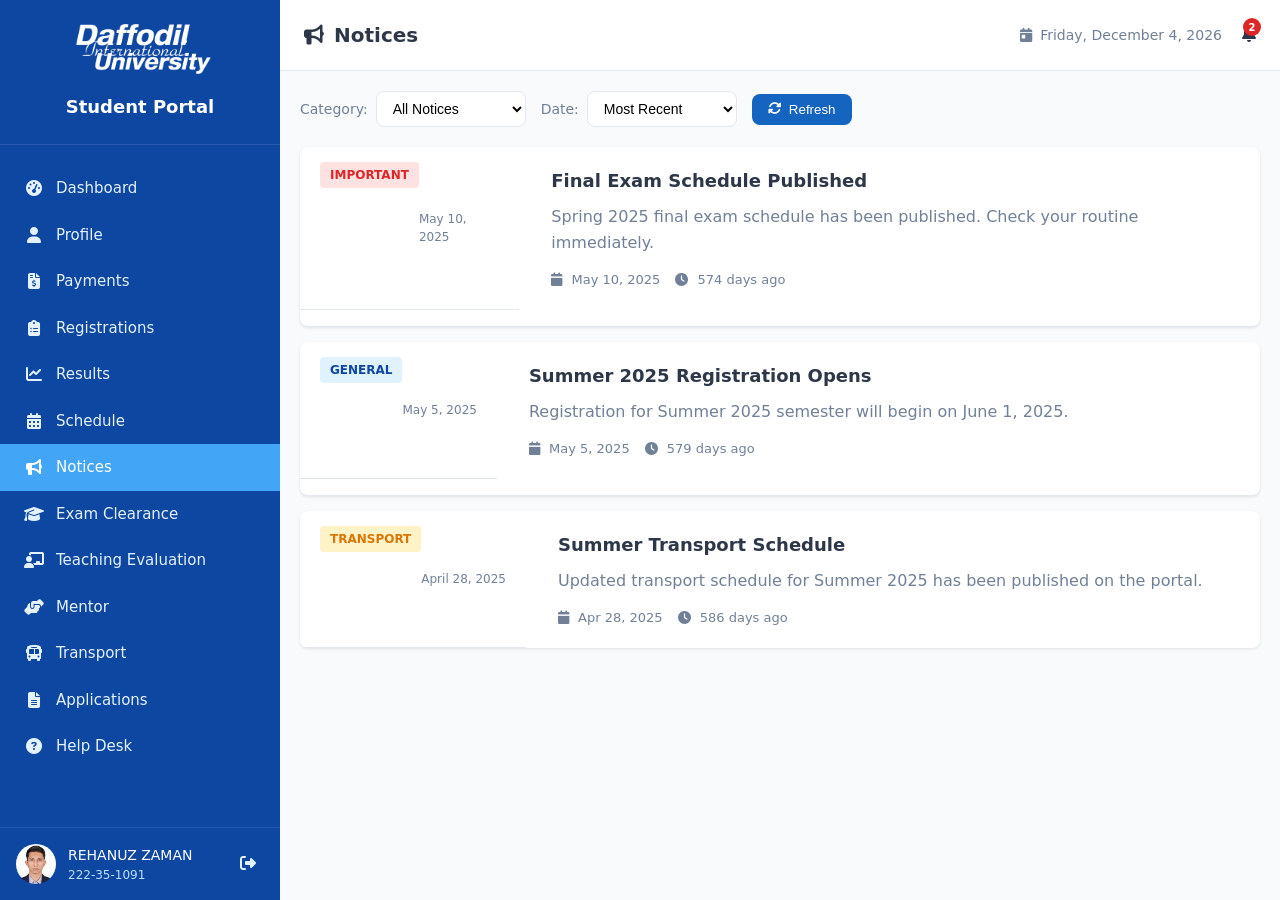
<file: notices.html>
<!DOCTYPE html>
<html lang="en">
<head>
    <meta charset="UTF-8">
    <meta name="viewport" content="width=device-width, initial-scale=1.0">
    <title>DIU Student Portal - Notices</title>
    <link rel="stylesheet" href="./styles/dashboard.css">
    <link rel="stylesheet" href="./styles/notices.css">
    <link rel="stylesheet" href="https://cdnjs.cloudflare.com/ajax/libs/font-awesome/6.4.0/css/all.min.css">
    <link rel="shortcut icon" href="assets/favicon.png" type="image/x-icon">
</head>
<body>
    <div class="dashboard-container">
        <!-- Sidebar -->
        <aside class="sidebar">
            <div class="logo-container">
                <img src="./assets/diulogo_white.png" alt="DIU Logo" class="logo">
                <h1>Student Portal</h1>
            </div>
            
            <nav class="main-nav">
                <ul>
                    <li><a href="dashboard.html"><i class="fas fa-tachometer-alt"></i> Dashboard</a></li>
                    <li><a href="profile.html"><i class="fas fa-user"></i> Profile</a></li>
                    <li><a href="payments.html"><i class="fas fa-file-invoice-dollar"></i> Payments</a></li>
                    <li><a href="registrations.html"><i class="fas fa-clipboard-list"></i> Registrations</a></li>
                    <li><a href="result.html"><i class="fas fa-chart-line"></i> Results</a></li>
                    <li><a href="class-schedule.html"><i class="fas fa-calendar-alt"></i> Schedule</a></li>
                    <li class="active"><a href="notices.html"><i class="fas fa-bullhorn"></i> Notices</a></li>
                    <li><a href="exam-clearance.html"><i class="fas fa-graduation-cap"></i> Exam Clearance</a></li>
                    <li><a href="teaching-evaluation.html"><i class="fas fa-chalkboard-teacher"></i> Teaching Evaluation</a></li>
                    <li><a href="mentor.html"><i class="fas fa-hands-helping"></i> Mentor</a></li>
                    <li><a href="transport.html"><i class="fas fa-bus"></i> Transport</a></li>
                    <li><a href="applications.html"><i class="fas fa-file-alt"></i> Applications</a></li>
                    <li><a href="help-desk.html"><i class="fas fa-question-circle"></i> Help Desk</a></li>
                </ul>
            </nav>
            
            <div class="user-profile">
                <img src="./assets/avatar.png" alt="Student Avatar">
                <div class="user-info">
                    <span class="name">REHANUZ ZAMAN</span>
                    <span class="id">222-35-1091</span>
                </div>
                <a href="login.html" class="logout"><i class="fas fa-sign-out-alt"></i></a>
            </div>
        </aside>

        <!-- Main Content -->
        <main class="main-content">
            <header class="main-header">
                <h2><i class="fas fa-bullhorn"></i> Notices</h2>
                <div class="header-actions">
                    <div class="date-display">
                        <i class="fas fa-calendar-day"></i>
                        <span id="current-date">Loading...</span>
                    </div>
                    <div class="notifications">
                        <i class="fas fa-bell"></i>
                        <span class="badge">2</span>
                    </div>
                </div>
            </header>

            <div class="notices-content">
                <div class="notices-filter">
                    <div class="filter-group">
                        <label for="category-filter">Category:</label>
                        <select id="category-filter" class="filter-select">
                            <option value="all">All Notices</option>
                            <option value="important">Important</option>
                            <option value="general">General</option>
                            <option value="transport">Transport</option>
                            <option value="exam">Exam</option>
                        </select>
                    </div>
                    <div class="filter-group">
                        <label for="date-filter">Date:</label>
                        <select id="date-filter" class="filter-select">
                            <option value="recent">Most Recent</option>
                            <option value="oldest">Oldest First</option>
                            <option value="last-month">Last Month</option>
                        </select>
                    </div>
                    <button id="refresh-notices" class="btn-refresh">
                        <i class="fas fa-sync-alt"></i> Refresh
                    </button>
                </div>

                <div class="notice-list" id="notice-list">
                    <!-- Notices will be loaded here -->
                </div>
            </div>
        </main>
    </div>

    <script src="./scripts/notices.js"></script>
</body>
</html>
</file>
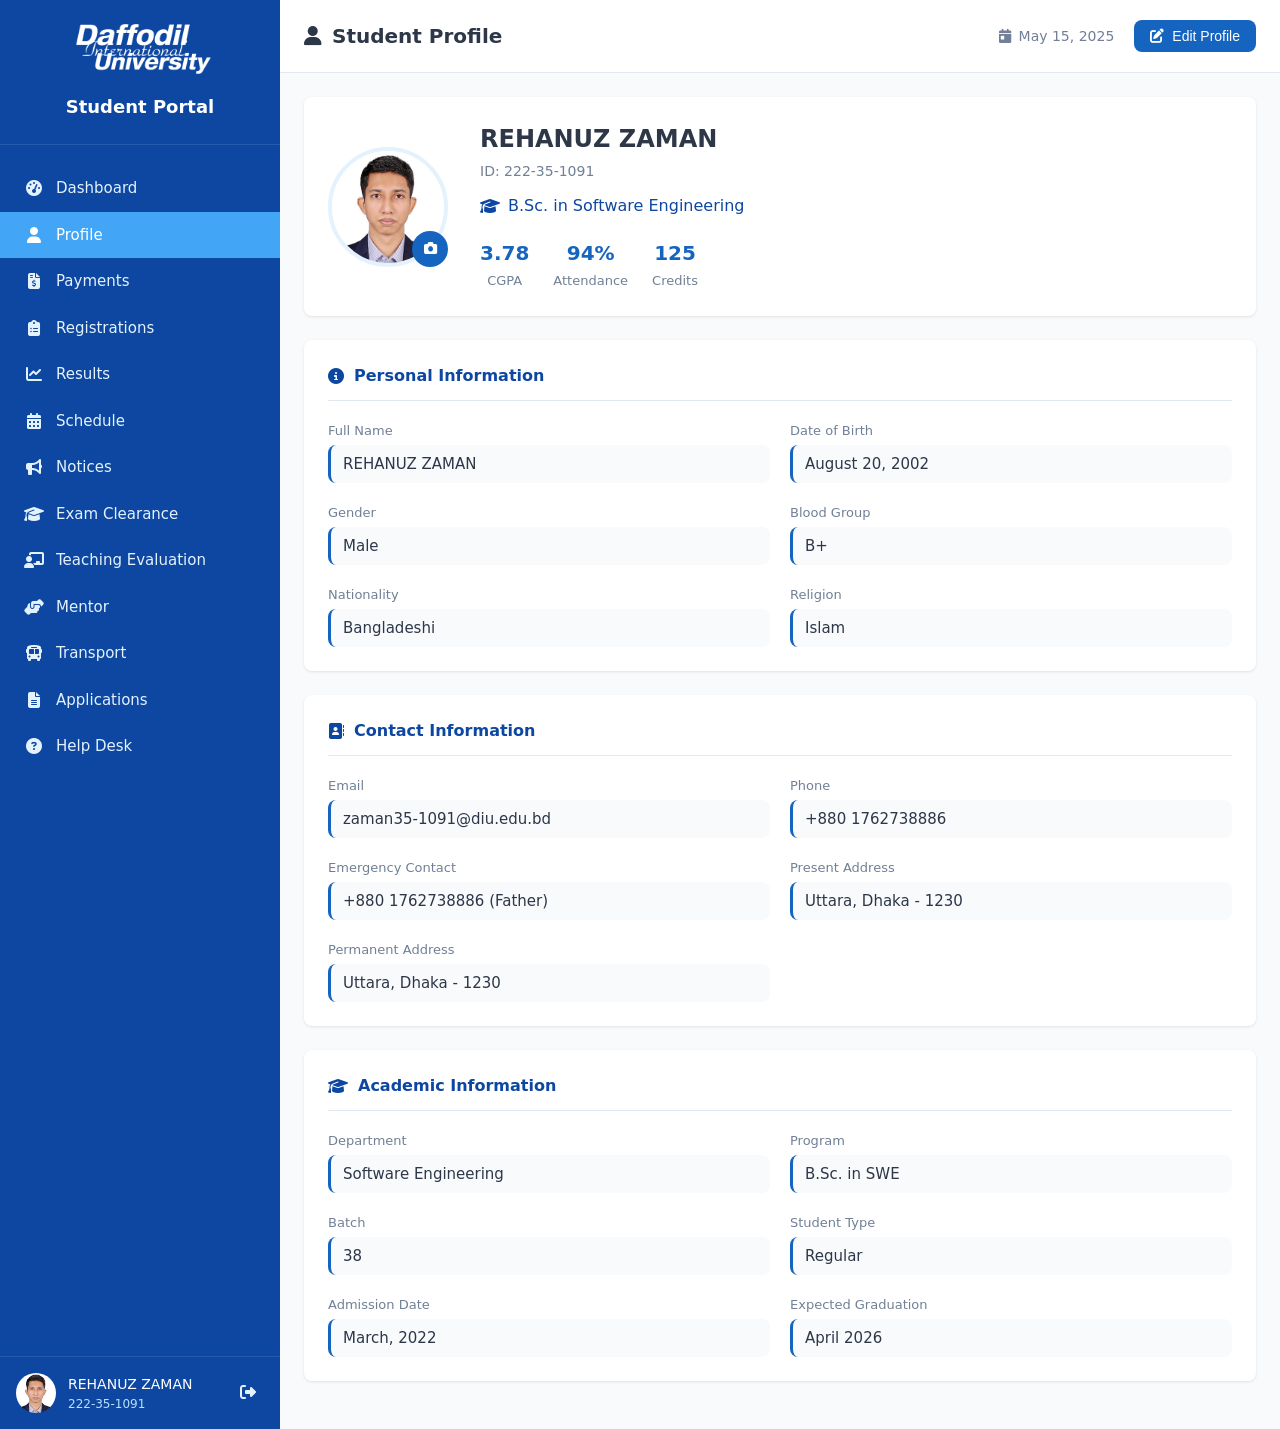
<file: profile.html>
<!DOCTYPE html>
<html lang="en">
<head>
    <meta charset="UTF-8">
    <meta name="viewport" content="width=device-width, initial-scale=1.0">
    <title>DIU Student Portal - Profile</title>
    <link rel="stylesheet" href="./styles/profile.css">
    <link rel="stylesheet" href="./styles/dashboard.css">
    <link rel="stylesheet" href="https://cdnjs.cloudflare.com/ajax/libs/font-awesome/6.4.0/css/all.min.css">
    <link rel="shortcut icon" href="assets/favicon.png" type="image/x-icon">
</head>
<body>
    <div class="dashboard-container">
        <!-- Blue Themed Sidebar -->
        <aside class="sidebar">
            <div class="logo-container">
                <img src="./assets/diulogo_white.png" alt="DIU Logo" class="logo">
                <h1>Student Portal</h1>
            </div>
            
            <nav class="main-nav">
                <ul>
                    <li><a href="dashboard.html"><i class="fas fa-tachometer-alt"></i> Dashboard</a></li>
                    <li class="active"><a href="profile.html"><i class="fas fa-user"></i> Profile</a></li>
                    <li><a href="payments.html"><i class="fas fa-file-invoice-dollar"></i> Payments</a></li>
                    <li><a href="registrations.html"><i class="fas fa-clipboard-list"></i> Registrations</a></li>
                    <li><a href="result.html"><i class="fas fa-chart-line"></i> Results</a></li>
                    <li><a href="class-schedule.html"><i class="fas fa-calendar-alt"></i> Schedule</a></li>
                    <li><a href="notices.html"><i class="fas fa-bullhorn"></i> Notices</a></li>
                    <li><a href="exam-clearance.html"><i class="fas fa-graduation-cap"></i> Exam Clearance</a></li>
                    <li><a href="teaching-evaluation.html"><i class="fas fa-chalkboard-teacher"></i> Teaching Evaluation</a></li>
                    <li><a href="mentor.html"><i class="fas fa-hands-helping"></i> Mentor</a></li>
                    <li><a href="transport.html"><i class="fas fa-bus"></i> Transport</a></li>
                    <li><a href="applications.html"><i class="fas fa-file-alt"></i> Applications</a></li>
                    <li><a href="help-desk.html"><i class="fas fa-question-circle"></i> Help Desk</a></li>
                </ul>
            </nav>
            
            <div class="user-profile">
                <img src="./assets/avatar.png" alt="Student Avatar">
                <div class="user-info">
                    <span class="name">REHANUZ ZAMAN</span>
                    <span class="id">222-35-1091</span>
                </div>
                <a href="login.html" class="logout"><i class="fas fa-sign-out-alt"></i></a>
            </div>
        </aside>

        <!-- Main Content -->
        <main class="main-content">
            <header class="main-header">
                <h2><i class="fas fa-user"></i> Student Profile</h2>
                <div class="header-actions">
                    <div class="date-display">
                        <i class="fas fa-calendar-day"></i>
                        <span id="current-date">May 15, 2025</span>
                    </div>
                    <button id="editProfileBtn" class="edit-btn">
                        <i class="fas fa-edit"></i> Edit Profile
                    </button>
                </div>
            </header>

            <div class="profile-content">
                <!-- Profile Overview -->
                <section class="profile-section">
                    <div class="profile-header">
                        <div class="profile-avatar">
                            <img src="./assets/avatar.png" alt="Student Avatar" id="profileImage">
                            <button class="upload-btn" id="uploadImageBtn">
                                <i class="fas fa-camera"></i>
                            </button>
                        </div>
                        <div class="profile-info">
                            <h3>REHANUZ ZAMAN</h3>
                            <p class="student-id">ID: 222-35-1091</p>
                            <p class="department">
                                <i class="fas fa-graduation-cap"></i> 
                                B.Sc. in Software Engineering
                            </p>
                            <div class="profile-stats">
                                <div class="stat-item">
                                    <span class="stat-value">3.78</span>
                                    <span class="stat-label">CGPA</span>
                                </div>
                                <div class="stat-item">
                                    <span class="stat-value">94%</span>
                                    <span class="stat-label">Attendance</span>
                                </div>
                                <div class="stat-item">
                                    <span class="stat-value">125</span>
                                    <span class="stat-label">Credits</span>
                                </div>
                            </div>
                        </div>
                    </div>
                </section>

                <!-- Personal Information -->
                <section class="info-section">
                    <div class="section-header">
                        <h3><i class="fas fa-info-circle"></i> Personal Information</h3>
                    </div>
                    <div class="info-grid">
                        <div class="info-item">
                            <label>Full Name</label>
                            <p id="fullName">REHANUZ ZAMAN</p>
                        </div>
                        <div class="info-item">
                            <label>Date of Birth</label>
                            <p id="dob">August 20, 2002</p>
                        </div>
                        <div class="info-item">
                            <label>Gender</label>
                            <p id="gender">Male</p>
                        </div>
                        <div class="info-item">
                            <label>Blood Group</label>
                            <p id="bloodGroup">B+</p>
                        </div>
                        <div class="info-item">
                            <label>Nationality</label>
                            <p id="nationality">Bangladeshi</p>
                        </div>
                        <div class="info-item">
                            <label>Religion</label>
                            <p id="religion">Islam</p>
                        </div>
                    </div>
                </section>

                <!-- Contact Information -->
                <section class="info-section">
                    <div class="section-header">
                        <h3><i class="fas fa-address-book"></i> Contact Information</h3>
                    </div>
                    <div class="info-grid">
                        <div class="info-item">
                            <label>Email</label>
                            <p id="email">zaman35-1091@diu.edu.bd</p>
                        </div>
                        <div class="info-item">
                            <label>Phone</label>
                            <p id="phone">+880 1762738886</p>
                        </div>
                        <div class="info-item">
                            <label>Emergency Contact</label>
                            <p id="emergencyContact">+880 1762738886 (Father)</p>
                        </div>
                        <div class="info-item">
                            <label>Present Address</label>
                            <p id="presentAddress">Uttara, Dhaka - 1230</p>
                        </div>
                        <div class="info-item">
                            <label>Permanent Address</label>
                            <p id="permanentAddress">Uttara, Dhaka - 1230</p>
                        </div>
                    </div>
                </section>

                <!-- Academic Information -->
                <section class="info-section">
                    <div class="section-header">
                        <h3><i class="fas fa-graduation-cap"></i> Academic Information</h3>
                    </div>
                    <div class="info-grid">
                        <div class="info-item">
                            <label>Department</label>
                            <p id="department">Software Engineering</p>
                        </div>
                        <div class="info-item">
                            <label>Program</label>
                            <p id="program">B.Sc. in SWE</p>
                        </div>
                        <div class="info-item">
                            <label>Batch</label>
                            <p id="batch">38</p>
                        </div>
                        <div class="info-item">
                            <label>Student Type</label>
                            <p id="studentType">Regular</p>
                        </div>
                        <div class="info-item">
                            <label>Admission Date</label>
                            <p id="admissionDate">March, 2022</p>
                        </div>
                        <div class="info-item">
                            <label>Expected Graduation</label>
                            <p id="graduationDate">April 2026</p>
                        </div>
                    </div>
                </section>

                <!-- Edit Profile Modal -->
                <div class="modal" id="editProfileModal">
                    <div class="modal-content">
                        <div class="modal-header">
                            <h3>Edit Profile</h3>
                            <button class="close-btn" id="closeModalBtn">&times;</button>
                        </div>
                        <div class="modal-body">
                            <form id="profileForm">
                                <div class="form-group">
                                    <label for="editFullName">Full Name</label>
                                    <input type="text" id="editFullName" value="John Michael Doe">
                                </div>
                                <div class="form-group">
                                    <label for="editPhone">Phone Number</label>
                                    <input type="text" id="editPhone" value="+880 1712 345678">
                                </div>
                                <div class="form-group">
                                    <label for="editEmail">Email</label>
                                    <input type="email" id="editEmail" value="john.doe@student.diu.edu.bd">
                                </div>
                                <div class="form-group">
                                    <label for="editPresentAddress">Present Address</label>
                                    <textarea id="editPresentAddress">123/A, Dhanmondi, Dhaka-1209</textarea>
                                </div>
                                <div class="form-group">
                                    <label for="editPermanentAddress">Permanent Address</label>
                                    <textarea id="editPermanentAddress">456/B, Mirpur, Dhaka-1216</textarea>
                                </div>
                                <div class="form-group">
                                    <label for="editEmergencyContact">Emergency Contact</label>
                                    <input type="text" id="editEmergencyContact" value="+880 1812 345678 (Father)">
                                </div>
                                <div class="form-actions">
                                    <button type="button" class="cancel-btn" id="cancelEditBtn">Cancel</button>
                                    <button type="submit" class="save-btn">Save Changes</button>
                                </div>
                            </form>
                        </div>
                    </div>
                </div>
            </div>
        </main>
    </div>

    <script src="./scripts/profile.js"></script>
</body>
</html>
</file>
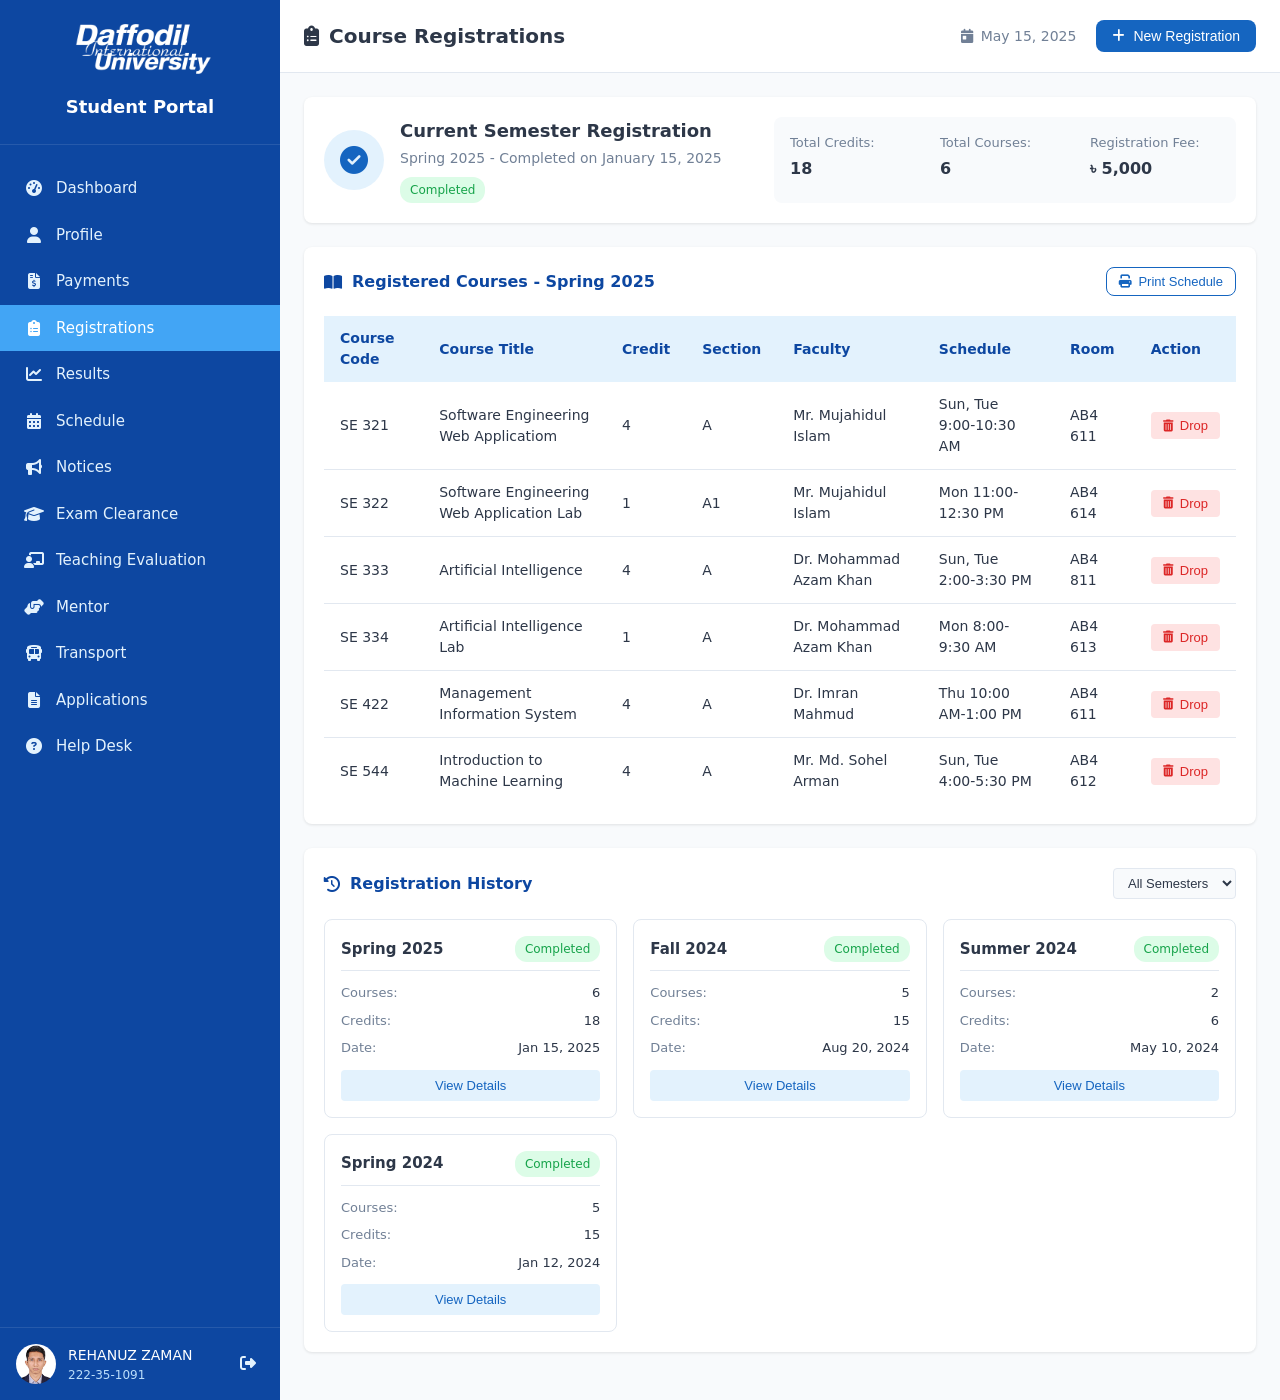
<file: registrations.html>
<!DOCTYPE html>
<html lang="en">
<head>
    <meta charset="UTF-8">
    <meta name="viewport" content="width=device-width, initial-scale=1.0">
    <title>DIU Student Portal - Course Registrations</title>
    <link rel="stylesheet" href="./styles/dashboard.css">
    <link rel="stylesheet" href="./styles/registrations.css">
    <link rel="stylesheet" href="https://cdnjs.cloudflare.com/ajax/libs/font-awesome/6.4.0/css/all.min.css">
    <link rel="shortcut icon" href="assets/favicon.png" type="image/x-icon">
</head>
<body>
    <div class="dashboard-container">
        <!-- Blue Themed Sidebar -->
        <aside class="sidebar">
            <div class="logo-container">
                <img src="./assets/diulogo_white.png" alt="DIU Logo" class="logo">
                <h1>Student Portal</h1>
            </div>
            
            <nav class="main-nav">
                <ul>
                    <li><a href="dashboard.html"><i class="fas fa-tachometer-alt"></i> Dashboard</a></li>
                    <li><a href="profile.html"><i class="fas fa-user"></i> Profile</a></li>
                    <li><a href="payments.html"><i class="fas fa-file-invoice-dollar"></i> Payments</a></li>
                    <li class="active"><a href="registrations.html"><i class="fas fa-clipboard-list"></i> Registrations</a></li>
                    <li><a href="result.html"><i class="fas fa-chart-line"></i> Results</a></li>
                    <li><a href="class-schedule.html"><i class="fas fa-calendar-alt"></i> Schedule</a></li>
                    <li><a href="notices.html"><i class="fas fa-bullhorn"></i> Notices</a></li>
                    <li><a href="exam-clearance.html"><i class="fas fa-graduation-cap"></i> Exam Clearance</a></li>
                    <li><a href="teaching-evaluation.html"><i class="fas fa-chalkboard-teacher"></i> Teaching Evaluation</a></li>
                    <li><a href="mentor.html"><i class="fas fa-hands-helping"></i> Mentor</a></li>
                    <li><a href="transport.html"><i class="fas fa-bus"></i> Transport</a></li>
                    <li><a href="applications.html"><i class="fas fa-file-alt"></i> Applications</a></li>
                    <li><a href="help-desk.html"><i class="fas fa-question-circle"></i> Help Desk</a></li>
                </ul>
            </nav>
            
            <div class="user-profile">
                <img src="./assets/avatar.png" alt="Student Avatar">
                <div class="user-info">
                    <span class="name">REHANUZ ZAMAN</span>
                    <span class="id">222-35-1091</span>
                </div>
                <a href="login.html" class="logout"><i class="fas fa-sign-out-alt"></i></a>
            </div>
        </aside>

        <!-- Main Content -->
        <main class="main-content">
            <header class="main-header">
                <h2><i class="fas fa-clipboard-list"></i> Course Registrations</h2>
                <div class="header-actions">
                    <div class="date-display">
                        <i class="fas fa-calendar-day"></i>
                        <span id="current-date">May 15, 2025</span>
                    </div>
                    <button class="register-btn" id="newRegistrationBtn">
                        <i class="fas fa-plus"></i> New Registration
                    </button>
                </div>
            </header>

            <div class="registrations-content">
                <!-- Current Registration Status -->
                <section class="status-section">
                    <div class="status-card">
                        <div class="status-icon">
                            <i class="fas fa-check-circle"></i>
                        </div>
                        <div class="status-info">
                            <h3>Current Semester Registration</h3>
                            <p>Spring 2025 - Completed on January 15, 2025</p>
                            <div class="status-badge completed">Completed</div>
                        </div>
                    </div>
                    <div class="status-details">
                        <div class="detail-item">
                            <span class="detail-label">Total Credits:</span>
                            <span class="detail-value">18</span>
                        </div>
                        <div class="detail-item">
                            <span class="detail-label">Total Courses:</span>
                            <span class="detail-value">6</span>
                        </div>
                        <div class="detail-item">
                            <span class="detail-label">Registration Fee:</span>
                            <span class="detail-value">৳ 5,000</span>
                        </div>
                    </div>
                </section>

                <!-- Current Semester Courses -->
                <section class="courses-section">
                    <div class="section-header">
                        <h3><i class="fas fa-book-open"></i> Registered Courses - Spring 2025</h3>
                        <button class="print-btn">
                            <i class="fas fa-print"></i> Print Schedule
                        </button>
                    </div>
                    
                    <div class="courses-table-container">
                        <table class="courses-table">
                            <thead>
                                <tr>
                                    <th>Course Code</th>
                                    <th>Course Title</th>
                                    <th>Credit</th>
                                    <th>Section</th>
                                    <th>Faculty</th>
                                    <th>Schedule</th>
                                    <th>Room</th>
                                    <th>Action</th>
                                </tr>
                            </thead>
                            <tbody>
                                <tr>
                                    <td>SE 321</td>
                                    <td>Software Engineering Web Applicatiom</td>
                                    <td>4</td>
                                    <td>A</td>
                                    <td>Mr. Mujahidul Islam</td>
                                    <td>Sun, Tue 9:00-10:30 AM</td>
                                    <td>AB4 611</td>
                                    <td>
                                        <button class="action-btn drop"><i class="fas fa-trash-alt"></i> Drop</button>
                                    </td>
                                </tr>
                                <tr>
                                    <td>SE 322</td>
                                    <td>Software Engineering Web Application Lab</td>
                                    <td>1</td>
                                    <td>A1</td>
                                    <td>Mr. Mujahidul Islam</td>
                                    <td>Mon 11:00-12:30 PM</td>
                                    <td>AB4 614</td>
                                    <td>
                                        <button class="action-btn drop"><i class="fas fa-trash-alt"></i> Drop</button>
                                    </td>
                                </tr>
                                <tr>
                                    <td>SE 333</td>
                                    <td>Artificial Intelligence</td>
                                    <td>4</td>
                                    <td>A</td>
                                    <td>Dr. Mohammad Azam Khan</td>
                                    <td>Sun, Tue 2:00-3:30 PM</td>
                                    <td>AB4 811</td>
                                    <td>
                                        <button class="action-btn drop"><i class="fas fa-trash-alt"></i> Drop</button>
                                    </td>
                                </tr>
                                <tr>
                                    <td>SE 334</td>
                                    <td>Artificial Intelligence Lab</td>
                                    <td>1</td>
                                    <td>A</td>
                                    <td>Dr. Mohammad Azam Khan</td>
                                    <td>Mon 8:00-9:30 AM</td>
                                    <td>AB4 613</td>
                                    <td>
                                        <button class="action-btn drop"><i class="fas fa-trash-alt"></i> Drop</button>
                                    </td>
                                </tr>
                                <tr>
                                    <td>SE 422</td>
                                    <td>Management Information System</td>
                                    <td>4</td>
                                    <td>A</td>
                                    <td>Dr. Imran Mahmud</td>
                                    <td>Thu 10:00 AM-1:00 PM</td>
                                    <td>AB4 611</td>
                                    <td>
                                        <button class="action-btn drop"><i class="fas fa-trash-alt"></i> Drop</button>
                                    </td>
                                </tr>
                                <tr>
                                    <td>SE 544</td>
                                    <td>Introduction to Machine Learning</td>
                                    <td>4</td>
                                    <td>A</td>
                                    <td>Mr. Md. Sohel Arman</td>
                                    <td>Sun, Tue 4:00-5:30 PM</td>
                                    <td>AB4 612</td>
                                    <td>
                                        <button class="action-btn drop"><i class="fas fa-trash-alt"></i> Drop</button>
                                    </td>
                                </tr>
                            </tbody>
                        </table>
                    </div>
                </section>

                <!-- Registration History -->
                <section class="history-section">
                    <div class="section-header">
                        <h3><i class="fas fa-history"></i> Registration History</h3>
                        <select id="historyFilter" class="filter-select">
                            <option value="all">All Semesters</option>
                            <option value="2025">2025</option>
                            <option value="2024">2024</option>
                            <option value="2023">2023</option>
                        </select>
                    </div>
                    
                    <div class="history-cards">
                        <div class="history-card">
                            <div class="card-header">
                                <h4>Spring 2025</h4>
                                <span class="status-badge completed">Completed</span>
                            </div>
                            <div class="card-details">
                                <div class="detail-item">
                                    <span>Courses:</span>
                                    <span>6</span>
                                </div>
                                <div class="detail-item">
                                    <span>Credits:</span>
                                    <span>18</span>
                                </div>
                                <div class="detail-item">
                                    <span>Date:</span>
                                    <span>Jan 15, 2025</span>
                                </div>
                            </div>
                            <button class="view-details-btn">View Details</button>
                        </div>
                        
                        <div class="history-card">
                            <div class="card-header">
                                <h4>Fall 2024</h4>
                                <span class="status-badge completed">Completed</span>
                            </div>
                            <div class="card-details">
                                <div class="detail-item">
                                    <span>Courses:</span>
                                    <span>5</span>
                                </div>
                                <div class="detail-item">
                                    <span>Credits:</span>
                                    <span>15</span>
                                </div>
                                <div class="detail-item">
                                    <span>Date:</span>
                                    <span>Aug 20, 2024</span>
                                </div>
                            </div>
                            <button class="view-details-btn">View Details</button>
                        </div>
                        
                        <div class="history-card">
                            <div class="card-header">
                                <h4>Summer 2024</h4>
                                <span class="status-badge completed">Completed</span>
                            </div>
                            <div class="card-details">
                                <div class="detail-item">
                                    <span>Courses:</span>
                                    <span>2</span>
                                </div>
                                <div class="detail-item">
                                    <span>Credits:</span>
                                    <span>6</span>
                                </div>
                                <div class="detail-item">
                                    <span>Date:</span>
                                    <span>May 10, 2024</span>
                                </div>
                            </div>
                            <button class="view-details-btn">View Details</button>
                        </div>
                        
                        <div class="history-card">
                            <div class="card-header">
                                <h4>Spring 2024</h4>
                                <span class="status-badge completed">Completed</span>
                            </div>
                            <div class="card-details">
                                <div class="detail-item">
                                    <span>Courses:</span>
                                    <span>5</span>
                                </div>
                                <div class="detail-item">
                                    <span>Credits:</span>
                                    <span>15</span>
                                </div>
                                <div class="detail-item">
                                    <span>Date:</span>
                                    <span>Jan 12, 2024</span>
                                </div>
                            </div>
                            <button class="view-details-btn">View Details</button>
                        </div>
                    </div>
                </section>

                <!-- New Registration Modal -->
                <div class="modal" id="registrationModal">
                    <div class="modal-content">
                        <div class="modal-header">
                            <h3>New Course Registration</h3>
                            <button class="close-btn" id="closeModalBtn">&times;</button>
                        </div>
                        <div class="modal-body">
                            <form id="registrationForm">
                                <div class="form-group">
                                    <label for="semesterSelect">Semester</label>
                                    <select id="semesterSelect" class="form-control">
                                        <option value="">Select Semester</option>
                                        <option value="summer2025">Summer 2025</option>
                                        <option value="fall2025">Fall 2025</option>
                                    </select>
                                </div>
                                
                                <div class="form-group">
                                    <label>Available Courses</label>
                                    <div class="course-checkboxes">
                                        <div class="course-option">
                                            <input type="checkbox" id="course1" name="courses" value="CSE501">
                                            <label for="course1">
                                                <strong>CSE 501</strong> - Artificial Intelligence (3 Credits)
                                                <span class="course-info">Dr. Rahman | Mon/Wed 9-10:30 AM | CS-501</span>
                                            </label>
                                        </div>
                                        <div class="course-option">
                                            <input type="checkbox" id="course2" name="courses" value="CSE503">
                                            <label for="course2">
                                                <strong>CSE 503</strong> - Cloud Computing (3 Credits)
                                                <span class="course-info">Prof. Ahmed | Sun/Tue 11-12:30 PM | CS-503</span>
                                            </label>
                                        </div>
                                        <div class="course-option">
                                            <input type="checkbox" id="course3" name="courses" value="CSE505">
                                            <label for="course3">
                                                <strong>CSE 505</strong> - Data Science (3 Credits)
                                                <span class="course-info">Dr. Khan | Mon/Wed 2-3:30 PM | CS-505</span>
                                            </label>
                                        </div>
                                        <div class="course-option">
                                            <input type="checkbox" id="course4" name="courses" value="CSE507">
                                            <label for="course4">
                                                <strong>CSE 507</strong> - Cybersecurity (3 Credits)
                                                <span class="course-info">Prof. Islam | Thu 9 AM-12 PM | CS-507</span>
                                            </label>
                                        </div>
                                        <div class="course-option">
                                            <input type="checkbox" id="course5" name="courses" value="MAT501">
                                            <label for="course5">
                                                <strong>MAT 501</strong> - Discrete Mathematics (3 Credits)
                                                <span class="course-info">Dr. Chowdhury | Sun/Tue 4-5:30 PM | MH-301</span>
                                            </label>
                                        </div>
                                    </div>
                                </div>
                                
                                <div class="form-summary">
                                    <div class="summary-item">
                                        <span>Selected Courses:</span>
                                        <span id="selectedCount">0</span>
                                    </div>
                                    <div class="summary-item">
                                        <span>Total Credits:</span>
                                        <span id="totalCredits">0</span>
                                    </div>
                                    <div class="summary-item">
                                        <span>Registration Fee:</span>
                                        <span id="registrationFee">৳ 0</span>
                                    </div>
                                </div>
                                
                                <div class="form-actions">
                                    <button type="button" class="cancel-btn" id="cancelRegistrationBtn">Cancel</button>
                                    <button type="submit" class="submit-btn">Submit Registration</button>
                                </div>
                            </form>
                        </div>
                    </div>
                </div>
            </div>
        </main>
    </div>

    <script src="./scripts/registrations.js"></script>
</body>
</html>
</file>
<file: styles/login.css>
:root {
  --primary: #1565c0;
  --primary-light: #1e88e5;
  --primary-dark: #0d47a1;
  --text: #2d3748;
  --text-light: #718096;
  --border: #e2e8f0;
  --bg: #f8fafc;
  --white: #ffffff;
  --error: #dc2626;
  --radius: 8px;
  --shadow: 0 4px 6px rgba(0, 0, 0, 0.1);
  --transition: all 0.2s ease;
}

* {
  margin: 0;
  padding: 0;
  box-sizing: border-box;
}

body {
  font-family: 'Inter', system-ui, -apple-system, sans-serif;
  background-color: var(--bg);
  color: var(--text);
  line-height: 1.5;
  display: flex;
  min-height: 100vh;
  padding: 20px;
  background-image: linear-gradient(135deg, #f5f7fa 0%, #e4e8f0 100%);
}

.login-container {
  max-width: 440px;
  width: 100%;
  margin: auto;
  display: flex;
  flex-direction: column;
  gap: 24px;
}

.login-card {
  background: var(--white);
  border-radius: var(--radius);
  box-shadow: var(--shadow);
  padding: 40px;
  width: 100%;
}

.logo-container {
  text-align: center;
  margin-bottom: 32px;
}

.logo {
  height: 70px;
  margin-bottom: 16px;
  object-fit: contain;
}

.logo-container h1 {
  font-size: 24px;
  font-weight: 600;
  color: var(--primary-dark);
}

.login-form {
  display: flex;
  flex-direction: column;
  gap: 20px;
}

.form-group {
  display: flex;
  flex-direction: column;
  gap: 8px;
}

.form-group label {
  font-size: 14px;
  font-weight: 500;
  color: var(--text);
}

.input-group {
  position: relative;
  display: flex;
  align-items: center;
}

.input-group i {
  position: absolute;
  left: 14px;
  color: var(--text-light);
  font-size: 16px;
}

.input-group .toggle-password {
  left: auto;
  right: 14px;
  cursor: pointer;
  color: var(--text-light);
  transition: var(--transition);
}

.input-group .toggle-password:hover {
  color: var(--primary);
}

.input-group input {
  width: 100%;
  padding: 12px 16px 12px 42px;
  border: 1px solid var(--border);
  border-radius: var(--radius);
  font-size: 15px;
  transition: var(--transition);
}

.input-group input:focus {
  outline: none;
  border-color: var(--primary);
  box-shadow: 0 0 0 3px rgba(21, 101, 192, 0.1);
}

.form-options {
  display: flex;
  justify-content: space-between;
  align-items: center;
  font-size: 14px;
}

.remember-me {
  display: flex;
  align-items: center;
  gap: 8px;
  cursor: pointer;
}

.remember-me input {
  width: 16px;
  height: 16px;
  accent-color: var(--primary);
}

.forgot-password {
  color: var(--primary);
  text-decoration: none;
  font-weight: 500;
  transition: var(--transition);
}

.forgot-password:hover {
  color: var(--primary-dark);
  text-decoration: underline;
}

.login-btn {
  background: var(--primary);
  color: var(--white);
  border: none;
  border-radius: var(--radius);
  padding: 14px 20px;
  font-size: 16px;
  font-weight: 600;
  cursor: pointer;
  display: flex;
  align-items: center;
  justify-content: center;
  gap: 10px;
  transition: var(--transition);
  margin-top: 8px;
}

.login-btn:hover {
  background: var(--primary-dark);
}

.login-btn i {
  font-size: 14px;
  transition: transform 0.2s;
}

.login-btn:hover i {
  transform: translateX(3px);
}

.demo-credentials {
  margin-top: 24px;
  padding: 16px;
  background: rgba(21, 101, 192, 0.05);
  border-radius: var(--radius);
  font-size: 14px;
  color: var(--text-light);
  text-align: center;
  border: 1px dashed rgba(21, 101, 192, 0.2);
}

.demo-credentials p {
  margin-bottom: 4px;
}

.demo-credentials p:first-child {
  font-weight: 600;
  color: var(--primary-dark);
}

.login-footer {
  text-align: center;
  font-size: 13px;
  color: var(--text-light);
}

.footer-links {
  display: flex;
  justify-content: center;
  gap: 16px;
  margin-top: 8px;
}

.login-footer a {
  color: var(--text-light);
  text-decoration: none;
  transition: var(--transition);
}

.login-footer a:hover {
  color: var(--primary);
}

.error-message {
  color: var(--error);
  font-size: 13px;
  margin-top: 4px;
  display: none;
}

/* Responsive */
@media (max-width: 480px) {
  body {
      padding: 16px;
  }
  
  .login-card {
      padding: 32px 24px;
  }
  
  .logo {
      height: 60px;
  }
}
</file>
<file: styles/dashboard.css>
:root {
  --primary: #1565c0;
  --primary-light: #1e88e5;
  --primary-dark: #0d47a1;
  --primary-extra-light: #e3f2fd;
  --primary-light-accent: #bbdefb;
  --secondary: #ff8f00;
  --text: #2d3748;
  --text-light: #718096;
  --border: #e2e8f0;
  --bg: #f8fafc;
  --white: #ffffff;
  --card-bg: #ffffff;
  --sidebar-bg: #0d47a1;
  --sidebar-text: #e3f2fd;
  --sidebar-active: #42a5f5;
  --error: #dc2626;
  --success: #16a34a;
  --warning: #d97706;
  --radius: 8px;
  --shadow-sm: 0 1px 3px rgba(0, 0, 0, 0.1);
  --shadow-md: 0 4px 6px rgba(0, 0, 0, 0.1);
  --transition: all 0.2s ease;
}

* {
  margin: 0;
  padding: 0;
  box-sizing: border-box;
}

body {
  font-family: 'Inter', system-ui, -apple-system, sans-serif;
  background-color: var(--bg);
  color: var(--text);
  line-height: 1.5;
}

.dashboard-container {
  display: flex;
  min-height: 100vh;
}

/* Sidebar Styles */
.sidebar {
  width: 280px;
  background-color: var(--sidebar-bg);
  color: var(--sidebar-text);
  display: flex;
  flex-direction: column;
  transition: var(--transition);
}

.logo-container {
  padding: 24px;
  text-align: center;
  border-bottom: 1px solid rgba(255, 255, 255, 0.1);
}

.logo {
  height: 50px;
  margin-bottom: 12px;
  object-fit: contain;
}

.sidebar h1 {
  font-size: 18px;
  font-weight: 600;
  color: var(--white);
}

.main-nav {
  flex: 1;
  padding: 20px 0;
  overflow-y: auto;
}

.main-nav ul {
  list-style: none;
}

.main-nav li a {
  display: flex;
  align-items: center;
  padding: 12px 24px;
  color: var(--sidebar-text);
  text-decoration: none;
  font-size: 15px;
  transition: var(--transition);
}

.main-nav li a i {
  margin-right: 12px;
  width: 20px;
  text-align: center;
  font-size: 16px;
}

.main-nav li a:hover {
  background-color: rgba(66, 165, 245, 0.2);
  color: var(--white);
}

.main-nav li.active a {
  background-color: var(--sidebar-active);
  color: var(--white);
  font-weight: 500;
}

.user-profile {
  padding: 16px;
  display: flex;
  align-items: center;
  border-top: 1px solid rgba(255, 255, 255, 0.1);
}

.user-profile img {
  width: 40px;
  height: 40px;
  border-radius: 50%;
  object-fit: cover;
  margin-right: 12px;
}

.user-info {
  flex: 1;
}

.user-info .name {
  display: block;
  font-size: 14px;
  font-weight: 500;
  color: var(--white);
}

.user-info .id {
  display: block;
  font-size: 12px;
  color: var(--primary-light-accent);
}

.user-profile .logout {
  color: var(--sidebar-text);
  font-size: 16px;
  padding: 8px;
  transition: var(--transition);
}

.user-profile .logout:hover {
  color: var(--white);
}

/* Main Content Styles */
.main-content {
  flex: 1;
  display: flex;
  flex-direction: column;
  overflow: hidden;
}

.main-header {
  padding: 20px 24px;
  background-color: var(--white);
  border-bottom: 1px solid var(--border);
  display: flex;
  justify-content: space-between;
  align-items: center;
}

.main-header h2 {
  font-size: 20px;
  font-weight: 600;
  color: var(--text);
  display: flex;
  align-items: center;
  gap: 10px;
}

.header-actions {
  display: flex;
  align-items: center;
  gap: 20px;
}

.date-display {
  display: flex;
  align-items: center;
  gap: 8px;
  font-size: 14px;
  color: var(--text-light);
}

.notifications {
  position: relative;
  cursor: pointer;
}

.notifications .badge {
  position: absolute;
  top: -5px;
  right: -5px;
  background-color: var(--error);
  color: var(--white);
  border-radius: 50%;
  width: 18px;
  height: 18px;
  display: flex;
  align-items: center;
  justify-content: center;
  font-size: 10px;
  font-weight: 600;
}

.dashboard-content {
  flex: 1;
  overflow-y: auto;
  padding: 24px;
}

/* Summary Cards */
.summary-cards {
  display: grid;
  grid-template-columns: repeat(auto-fit, minmax(240px, 1fr));
  gap: 20px;
  margin-bottom: 24px;
}

.summary-card {
  background-color: var(--card-bg);
  border-radius: var(--radius);
  box-shadow: var(--shadow-sm);
  padding: 20px;
  display: flex;
  justify-content: space-between;
  align-items: center;
  transition: var(--transition);
  border-left: 4px solid var(--primary);
}

.summary-card:hover {
  transform: translateY(-2px);
  box-shadow: var(--shadow-md);
}

.summary-card i {
  font-size: 32px;
  opacity: 0.9;
}

.card-content h3 {
  font-size: 14px;
  color: var(--text-light);
  margin-bottom: 8px;
  font-weight: 500;
}

.card-content .value {
  font-size: 24px;
  font-weight: 600;
  color: var(--text);
  margin-bottom: 4px;
}

.card-content .info {
  font-size: 13px;
  color: var(--text-light);
}

/* Financial Section */
.financial-section {
  background-color: var(--card-bg);
  border-radius: var(--radius);
  box-shadow: var(--shadow-sm);
  padding: 20px;
  margin-bottom: 24px;
}

.section-header {
  display: flex;
  justify-content: space-between;
  align-items: center;
  margin-bottom: 20px;
}

.section-header h3 {
  font-size: 16px;
  font-weight: 600;
  display: flex;
  align-items: center;
  gap: 10px;
}

.view-all {
  font-size: 13px;
  color: var(--primary);
  text-decoration: none;
  font-weight: 500;
  transition: var(--transition);
}

.view-all:hover {
  text-decoration: underline;
}

.financial-cards {
  display: grid;
  grid-template-columns: repeat(auto-fit, minmax(200px, 1fr));
  gap: 16px;
}

.financial-card {
  padding: 16px;
  border-radius: var(--radius);
  color: white;
}

.financial-card h4 {
  font-size: 14px;
  margin-bottom: 12px;
  font-weight: 500;
}

.financial-card .amount {
  font-size: 20px;
  font-weight: 600;
  margin-bottom: 16px;
}

.progress-bar {
  height: 6px;
  background-color: rgba(255, 255, 255, 0.2);
  border-radius: 3px;
  overflow: hidden;
}

.progress {
  height: 100%;
  border-radius: 3px;
}

/* Charts Section */
.charts-section {
  display: grid;
  grid-template-columns: repeat(auto-fit, minmax(400px, 1fr));
  gap: 20px;
  margin-bottom: 24px;
}

.chart-container {
  background-color: var(--card-bg);
  border-radius: var(--radius);
  box-shadow: var(--shadow-sm);
  padding: 20px;
}

.chart-header {
  display: flex;
  justify-content: space-between;
  align-items: center;
  margin-bottom: 16px;
}

.chart-header h4 {
  font-size: 15px;
  font-weight: 600;
  display: flex;
  align-items: center;
  gap: 8px;
}

.chart-filter {
  padding: 6px 10px;
  border: 1px solid var(--border);
  border-radius: 4px;
  font-size: 13px;
  background-color: var(--bg);
  color: var(--text);
}

.chart-filter:focus {
  outline: none;
  border-color: var(--primary);
}

/* Quick Links & Notices */
.quick-section {
  display: grid;
  grid-template-columns: repeat(auto-fit, minmax(300px, 1fr));
  gap: 20px;
}

.quick-links {
  background-color: var(--card-bg);
  border-radius: var(--radius);
  box-shadow: var(--shadow-sm);
  padding: 20px;
}

.quick-links h3 {
  font-size: 16px;
  font-weight: 600;
  margin-bottom: 16px;
  display: flex;
  align-items: center;
  gap: 8px;
}

.links-grid {
  display: grid;
  grid-template-columns: repeat(auto-fit, minmax(120px, 1fr));
  gap: 12px;
}

.quick-link {
  display: flex;
  flex-direction: column;
  align-items: center;
  justify-content: center;
  padding: 16px 12px;
  border-radius: var(--radius);
  text-decoration: none;
  transition: var(--transition);
  text-align: center;
}

.quick-link:hover {
  transform: translateY(-2px);
  box-shadow: var(--shadow-md);
}

.quick-link i {
  font-size: 20px;
  margin-bottom: 8px;
}

.quick-link span {
  font-size: 13px;
  font-weight: 500;
}

.notices {
  background-color: var(--card-bg);
  border-radius: var(--radius);
  box-shadow: var(--shadow-sm);
  padding: 20px;
}

.notice-list {
  display: flex;
  flex-direction: column;
  gap: 16px;
}

.notice-item {
  display: flex;
  gap: 12px;
  padding-bottom: 16px;
  border-bottom: 1px solid var(--border);
}

.notice-item:last-child {
  border-bottom: none;
  padding-bottom: 0;
}

.notice-badge {
  font-size: 11px;
  font-weight: 600;
  padding: 4px 8px;
  border-radius: 4px;
  background-color: var(--bg);
  color: var(--text-light);
  align-self: flex-start;
}

.notice-badge.important {
  background-color: #fee2e2;
  color: var(--error);
}

.notice-content {
  flex: 1;
}

.notice-content h4 {
  font-size: 14px;
  font-weight: 600;
  margin-bottom: 6px;
  color: var(--text);
}

.notice-content p {
  font-size: 13px;
  color: var(--text-light);
  margin-bottom: 8px;
}

.notice-meta {
  display: flex;
  gap: 12px;
  font-size: 12px;
  color: var(--text-light);
}

.notice-meta i {
  margin-right: 4px;
}

/* Responsive Styles */
@media (max-width: 1200px) {
  .sidebar {
      width: 240px;
  }
}

@media (max-width: 992px) {
  .sidebar {
      width: 70px;
      overflow: hidden;
  }
  
  .logo-container, .user-profile .user-info {
      display: none;
  }
  
  .main-nav li a span {
      display: none;
  }
  
  .main-nav li a i {
      margin-right: 0;
      font-size: 18px;
  }
  
  .user-profile {
      justify-content: center;
  }
}

@media (max-width: 768px) {
  .dashboard-container {
      flex-direction: column;
  }
  
  .sidebar {
      width: 100%;
      flex-direction: row;
      padding: 0 16px;
  }
  
  .logo-container {
      display: flex;
      align-items: center;
      padding: 12px 0;
      border-bottom: none;
  }
  
  .logo {
      height: 30px;
      margin-bottom: 0;
      margin-right: 10px;
  }
  
  .sidebar h1 {
      font-size: 16px;
  }
  
  .main-nav {
      display: flex;
      padding: 0;
  }
  
  .main-nav ul {
      display: flex;
  }
  
  .main-nav li a {
      padding: 16px 12px;
  }
  
  .user-profile {
      display: none;
  }
  
  .summary-cards, .financial-cards, .charts-section, .quick-section {
      grid-template-columns: 1fr;
  }
}

@media (max-width: 576px) {
  .main-nav li a span {
      display: none;
  }
  
  .main-nav li a i {
      margin-right: 0;
  }
  
  .dashboard-content {
      padding: 16px;
  }
  
  .main-header {
      padding: 16px;
      flex-direction: column;
      align-items: flex-start;
      gap: 12px;
  }
  
  .header-actions {
      width: 100%;
      justify-content: space-between;
  }
}
</file>
<file: styles/applications.css>
/* Applications Specific Styles */
.applications-content {
    padding: 20px;
    display: flex;
    flex-direction: column;
    gap: 25px;
}

.application-types {
    display: grid;
    grid-template-columns: repeat(auto-fit, minmax(250px, 1fr));
    gap: 20px;
    margin-bottom: 20px;
}

.type-card {
    background-color: var(--white);
    border-radius: var(--radius);
    box-shadow: var(--shadow-sm);
    padding: 20px;
    display: flex;
    gap: 15px;
    align-items: center;
    cursor: pointer;
    transition: var(--transition);
}

.type-card:hover {
    transform: translateY(-3px);
    box-shadow: var(--shadow-md);
}

.type-icon {
    width: 50px;
    height: 50px;
    border-radius: 50%;
    background-color: var(--primary-extra-light);
    display: flex;
    align-items: center;
    justify-content: center;
    font-size: 20px;
    color: var(--primary);
}

.type-info h3 {
    font-size: 16px;
    color: var(--text);
    margin-bottom: 5px;
}

.type-info p {
    font-size: 13px;
    color: var(--text-light);
}

.active-applications {
    background-color: var(--white);
    border-radius: var(--radius);
    box-shadow: var(--shadow-sm);
    padding: 20px;
}

.active-applications h3 {
    font-size: 16px;
    margin-bottom: 15px;
    color: var(--text);
    display: flex;
    align-items: center;
    gap: 10px;
}

.application-list {
    display: flex;
    flex-direction: column;
    gap: 15px;
}

.application-item {
    border: 1px solid var(--border);
    border-radius: var(--radius);
    overflow: hidden;
}

.app-header {
    padding: 15px 20px;
    background-color: var(--primary-extra-light);
    border-bottom: 1px solid var(--border);
    display: flex;
    justify-content: space-between;
    align-items: center;
}

.app-header h4 {
    font-size: 15px;
    color: var(--text);
}

.app-status {
    padding: 4px 10px;
    border-radius: 4px;
    font-size: 12px;
    font-weight: 500;
    text-transform: uppercase;
}

.app-status.processing {
    background-color: #fef3c7;
    color: #d97706;
}

.app-status.approved {
    background-color: #dcfce7;
    color: #16a34a;
}

.app-status.rejected {
    background-color: #fee2e2;
    color: #dc2626;
}

.app-body {
    padding: 15px 20px;
}

.app-meta {
    display: flex;
    gap: 15px;
    font-size: 13px;
    color: var(--text-light);
    margin-bottom: 10px;
    flex-wrap: wrap;
}

.app-meta i {
    margin-right: 5px;
}

.app-note {
    font-size: 14px;
    color: var(--text);
    margin-bottom: 15px;
    line-height: 1.5;
}

.app-actions {
    display: flex;
    gap: 10px;
    flex-wrap: wrap;
}

.btn-view, .btn-cancel, .btn-download {
    padding: 8px 15px;
    border-radius: var(--radius);
    font-size: 13px;
    display: flex;
    align-items: center;
    gap: 5px;
    transition: var(--transition);
}

.btn-view {
    background-color: var(--primary);
    color: white;
    border: none;
}

.btn-view:hover {
    background-color: var(--primary-dark);
}

.btn-cancel {
    background-color: var(--white);
    color: var(--error);
    border: 1px solid var(--error);
}

.btn-cancel:hover {
    background-color: #fee2e2;
}

.btn-download {
    background-color: var(--white);
    color: var(--success);
    border: 1px solid var(--success);
}

.btn-download:hover {
    background-color: #dcfce7;
}

.new-application {
    background-color: var(--white);
    border-radius: var(--radius);
    box-shadow: var(--shadow-sm);
    padding: 20px;
}

.new-application h3 {
    font-size: 16px;
    margin-bottom: 15px;
    color: var(--text);
    display: flex;
    align-items: center;
    gap: 10px;
}

#application-form {
    display: flex;
    flex-direction: column;
    gap: 15px;
}

.form-group {
    display: flex;
    flex-direction: column;
    gap: 5px;
}

.form-group label {
    font-size: 14px;
    color: var(--text);
    font-weight: 500;
}

.form-group select,
.form-group input[type="text"],
.form-group textarea {
    padding: 10px;
    border: 1px solid var(--border);
    border-radius: var(--radius);
    font-family: inherit;
}

.form-group textarea {
    resize: vertical;
    min-height: 100px;
}

.form-group input[type="file"] {
    padding: 8px 0;
}

.form-group small {
    font-size: 12px;
    color: var(--text-light);
}

.form-actions {
    display: flex;
    gap: 10px;
    margin-top: 10px;
}

.btn-submit {
    background-color: var(--primary);
    color: white;
    border: none;
    padding: 12px 20px;
    border-radius: var(--radius);
    cursor: pointer;
    display: flex;
    align-items: center;
    justify-content: center;
    gap: 8px;
    font-size: 15px;
    transition: var(--transition);
}

.btn-submit:hover {
    background-color: var(--primary-dark);
}

.btn-reset {
    background-color: var(--white);
    color: var(--text);
    border: 1px solid var(--border);
    padding: 12px 20px;
    border-radius: var(--radius);
    cursor: pointer;
    display: flex;
    align-items: center;
    justify-content: center;
    gap: 8px;
    font-size: 15px;
    transition: var(--transition);
}

.btn-reset:hover {
    background-color: var(--bg);
}

@media (max-width: 768px) {
    .application-types {
        grid-template-columns: 1fr 1fr;
    }
    
    .app-meta {
        flex-direction: column;
        gap: 5px;
    }
    
    .form-actions {
        flex-direction: column;
    }
    
    .btn-submit, .btn-reset {
        width: 100%;
    }
}

@media (max-width: 576px) {
    .application-types {
        grid-template-columns: 1fr;
    }
    
    .app-actions {
        flex-direction: column;
    }
    
    .btn-view, .btn-cancel, .btn-download {
        width: 100%;
        justify-content: center;
    }
}
</file>
<file: styles/class-schedule.css>
/* Schedule Specific Styles */
.schedule-content {
    padding: 20px;
}

.view-toggle {
    display: flex;
    gap: 10px;
    margin-bottom: 20px;
}

.view-toggle button {
    padding: 8px 16px;
    border: none;
    border-radius: var(--radius);
    cursor: pointer;
    display: flex;
    align-items: center;
    gap: 8px;
    transition: var(--transition);
}

.view-toggle button.active {
    background-color: var(--primary);
    color: white;
}

.view-toggle button:not(.active) {
    background-color: var(--border);
    color: var(--text);
}

.course-table {
    width: 100%;
    border-collapse: collapse;
    background-color: var(--white);
    box-shadow: var(--shadow-sm);
    border-radius: var(--radius);
    overflow: hidden;
    margin-bottom: 20px;
}

.course-table th,
.course-table td {
    padding: 12px 15px;
    text-align: left;
    border: 1px solid var(--border);
}

.course-table th {
    background-color: var(--primary);
    color: white;
    font-weight: 500;
}

.course-table tr:nth-child(even) {
    background-color: var(--primary-extra-light);
}

.course-table tr:hover {
    background-color: var(--primary-light-accent);
}

.btn-drop {
    padding: 6px 12px;
    background-color: var(--error);
    color: white;
    border: none;
    border-radius: 4px;
    cursor: pointer;
    transition: var(--transition);
}

.btn-drop:hover {
    background-color: #b91c1c;
}

/* Calendar View Styles */
.schedule-controls {
    display: flex;
    justify-content: space-between;
    margin-bottom: 20px;
    align-items: center;
}

.schedule-filter {
    padding: 8px 12px;
    border: 1px solid var(--border);
    border-radius: var(--radius);
    background-color: var(--white);
    font-size: 14px;
}

.btn-primary {
    background-color: var(--primary);
    color: white;
    border: none;
    padding: 8px 16px;
    border-radius: var(--radius);
    cursor: pointer;
    display: flex;
    align-items: center;
    gap: 8px;
    transition: var(--transition);
}

.btn-primary:hover {
    background-color: var(--primary-dark);
}

.schedule-table-container {
    overflow-x: auto;
}

.schedule-table {
    width: 100%;
    border-collapse: collapse;
    background-color: var(--white);
    box-shadow: var(--shadow-sm);
    border-radius: var(--radius);
    overflow: hidden;
}

.schedule-table th,
.schedule-table td {
    padding: 12px 15px;
    text-align: left;
    border: 1px solid var(--border);
    vertical-align: top;
    min-width: 120px;
}

.schedule-table th {
    background-color: var(--primary);
    color: white;
    font-weight: 500;
}

.class-slot {
    font-weight: 500;
    margin-bottom: 5px;
    padding: 8px;
    background-color: var(--primary-extra-light);
    border-radius: 4px;
    font-size: 14px;
}

.class-course {
    font-weight: 600;
    color: var(--primary-dark);
}

.class-info {
    font-size: 13px;
    color: var(--text-light);
    margin-top: 4px;
}

.class-room {
    display: inline-block;
    padding: 2px 6px;
    background-color: var(--primary-light);
    color: white;
    border-radius: 4px;
    font-size: 12px;
    margin-top: 4px;
}

@media (max-width: 992px) {
    .schedule-table th,
    .schedule-table td {
        padding: 8px 10px;
        font-size: 14px;
    }
    
    .class-slot {
        padding: 6px;
        font-size: 13px;
    }
}

@media (max-width: 768px) {
    .schedule-controls {
        flex-direction: column;
        gap: 10px;
        align-items: flex-start;
    }
    
    .course-table {
        display: block;
        overflow-x: auto;
    }
    
    .view-toggle {
        flex-direction: column;
    }
    
    .view-toggle button {
        width: 100%;
        justify-content: center;
    }
}

@media (max-width: 576px) {
    .schedule-table th,
    .schedule-table td {
        padding: 6px 8px;
        font-size: 12px;
    }
    
    .class-slot {
        padding: 4px;
        font-size: 12px;
    }
    
    .class-info {
        font-size: 11px;
    }
}
</file>
<file: styles/exam-clearance.css>
/* Exam Clearance Specific Styles */
.exam-clearance-content {
    padding: 20px;
    display: flex;
    flex-direction: column;
    gap: 25px;
}

.clearance-status {
    display: grid;
    grid-template-columns: repeat(auto-fit, minmax(300px, 1fr));
    gap: 20px;
    margin-bottom: 20px;
}

.status-card {
    background-color: var(--white);
    border-radius: var(--radius);
    box-shadow: var(--shadow-sm);
    padding: 20px;
    display: flex;
    gap: 15px;
    align-items: center;
    transition: var(--transition);
}

.status-card:hover {
    transform: translateY(-3px);
    box-shadow: var(--shadow-md);
}

.status-icon {
    width: 50px;
    height: 50px;
    border-radius: 50%;
    display: flex;
    align-items: center;
    justify-content: center;
    font-size: 20px;
    color: white;
}

.status-card.library .status-icon {
    background-color: #1e88e5;
}

.status-card.accounts .status-icon {
    background-color: #ff8f00;
}

.status-card.registrar .status-icon {
    background-color: #1565c0;
}

.status-info {
    flex: 1;
}

.status-info h3 {
    font-size: 16px;
    margin-bottom: 5px;
    color: var(--text);
}

.status-badge {
    display: inline-block;
    padding: 4px 10px;
    border-radius: 4px;
    font-size: 12px;
    font-weight: 600;
    text-transform: uppercase;
}

.status-badge.cleared {
    background-color: #dcfce7;
    color: #16a34a;
}

.status-badge.pending {
    background-color: #fef3c7;
    color: #d97706;
}

.status-badge.not-cleared {
    background-color: #fee2e2;
    color: #dc2626;
}

.status-info p {
    font-size: 13px;
    color: var(--text-light);
    margin-top: 5px;
}

.clearance-instructions {
    background-color: var(--white);
    border-radius: var(--radius);
    box-shadow: var(--shadow-sm);
    padding: 20px;
}

.clearance-instructions h3 {
    font-size: 16px;
    margin-bottom: 15px;
    color: var(--text);
    display: flex;
    align-items: center;
    gap: 10px;
}

.clearance-instructions ol {
    padding-left: 20px;
    display: flex;
    flex-direction: column;
    gap: 10px;
}

.clearance-instructions li {
    color: var(--text-light);
    line-height: 1.6;
}

.exam-clearance-form {
    background-color: var(--white);
    border-radius: var(--radius);
    box-shadow: var(--shadow-sm);
    padding: 20px;
}

.exam-clearance-form h3 {
    font-size: 16px;
    margin-bottom: 15px;
    color: var(--text);
    display: flex;
    align-items: center;
    gap: 10px;
}

.form-actions {
    display: flex;
    gap: 15px;
    flex-wrap: wrap;
}

.btn-primary {
    background-color: var(--primary);
    color: white;
    border: none;
    padding: 10px 20px;
    border-radius: var(--radius);
    cursor: pointer;
    display: flex;
    align-items: center;
    gap: 8px;
    transition: var(--transition);
}

.btn-primary:hover {
    background-color: var(--primary-dark);
}

.btn-secondary {
    background-color: var(--white);
    color: var(--primary);
    border: 1px solid var(--primary);
    padding: 10px 20px;
    border-radius: var(--radius);
    cursor: pointer;
    display: flex;
    align-items: center;
    gap: 8px;
    transition: var(--transition);
}

.btn-secondary:hover {
    background-color: var(--primary-extra-light);
}

.btn-secondary:disabled {
    opacity: 0.5;
    cursor: not-allowed;
}

.upcoming-exams {
    background-color: var(--white);
    border-radius: var(--radius);
    box-shadow: var(--shadow-sm);
    padding: 20px;
}

.upcoming-exams h3 {
    font-size: 16px;
    margin-bottom: 15px;
    color: var(--text);
    display: flex;
    align-items: center;
    gap: 10px;
}

.exam-cards {
    display: flex;
    flex-direction: column;
    gap: 15px;
}

.exam-card {
    display: flex;
    gap: 15px;
    padding: 15px;
    border-radius: var(--radius);
    background-color: var(--primary-extra-light);
    border-left: 4px solid var(--primary);
}

.exam-date {
    display: flex;
    flex-direction: column;
    align-items: center;
    justify-content: center;
    min-width: 60px;
}

.exam-date .day {
    font-size: 24px;
    font-weight: 600;
    color: var(--primary-dark);
}

.exam-date .month {
    font-size: 14px;
    text-transform: uppercase;
    color: var(--primary);
}

.exam-info {
    flex: 1;
}

.exam-info h4 {
    font-size: 15px;
    margin-bottom: 5px;
    color: var(--text);
}

.exam-info p {
    font-size: 13px;
    color: var(--text-light);
    margin-bottom: 5px;
}

.exam-status {
    display: inline-block;
    padding: 3px 8px;
    background-color: var(--primary-light-accent);
    color: var(--primary-dark);
    border-radius: 4px;
    font-size: 12px;
    font-weight: 500;
}

@media (max-width: 768px) {
    .clearance-status {
        grid-template-columns: 1fr;
    }
    
    .form-actions {
        flex-direction: column;
    }
    
    .form-actions button {
        width: 100%;
        justify-content: center;
    }
}
</file>
<file: styles/help-desk.css>
/* Help Desk Specific Styles */
.help-desk-content {
    padding: 20px;
}

.help-options {
    display: grid;
    grid-template-columns: repeat(auto-fit, minmax(250px, 1fr));
    gap: 20px;
    margin-bottom: 30px;
}

.option-card {
    background-color: var(--white);
    border-radius: var(--radius);
    box-shadow: var(--shadow-sm);
    padding: 20px;
    display: flex;
    gap: 15px;
    align-items: center;
    cursor: pointer;
    transition: var(--transition);
}

.option-card:hover {
    transform: translateY(-3px);
    box-shadow: var(--shadow-md);
}

.option-icon {
    width: 50px;
    height: 50px;
    border-radius: 50%;
    background-color: var(--primary-extra-light);
    display: flex;
    align-items: center;
    justify-content: center;
    font-size: 20px;
    color: var(--primary);
}

.option-info h3 {
    font-size: 16px;
    color: var(--text);
    margin-bottom: 5px;
}

.option-info p {
    font-size: 13px;
    color: var(--text-light);
}

.help-section {
    display: none;
}

.help-section.active {
    display: block;
}

/* FAQ Styles */
.faq-container {
    display: flex;
    flex-direction: column;
    gap: 25px;
}

.faq-category {
    background-color: var(--white);
    border-radius: var(--radius);
    box-shadow: var(--shadow-sm);
    padding: 20px;
}

.faq-category h4 {
    font-size: 16px;
    color: var(--text);
    margin-bottom: 15px;
    padding-bottom: 10px;
    border-bottom: 1px solid var(--border);
}

.faq-item {
    margin-bottom: 15px;
}

.faq-item:last-child {
    margin-bottom: 0;
}

.faq-question {
    width: 100%;
    padding: 12px 15px;
    background-color: var(--primary-extra-light);
    border: none;
    border-radius: var(--radius);
    text-align: left;
    font-size: 14px;
    color: var(--text);
    cursor: pointer;
    display: flex;
    justify-content: space-between;
    align-items: center;
}

.faq-question::after {
    content: '\f078';
    font-family: 'Font Awesome 6 Free';
    font-weight: 900;
    font-size: 12px;
    transition: transform 0.2s ease;
}

.faq-question.active::after {
    transform: rotate(180deg);
}

.faq-answer {
    padding: 15px;
    display: none;
    font-size: 14px;
    color: var(--text-light);
    line-height: 1.6;
}

.faq-answer p {
    margin-bottom: 0;
}

/* Contact Styles */
.contact-methods {
    display: grid;
    grid-template-columns: repeat(auto-fit, minmax(300px, 1fr));
    gap: 20px;
}

.contact-card {
    background-color: var(--white);
    border-radius: var(--radius);
    box-shadow: var(--shadow-sm);
    padding: 20px;
    display: flex;
    gap: 15px;
    align-items: center;
}

.contact-icon {
    width: 50px;
    height: 50px;
    border-radius: 50%;
    background-color: var(--primary-extra-light);
    display: flex;
    align-items: center;
    justify-content: center;
    font-size: 20px;
    color: var(--primary);
}

.contact-info h4 {
    font-size: 15px;
    color: var(--text);
    margin-bottom: 5px;
}

.contact-info p {
    font-size: 13px;
    color: var(--text-light);
    margin-bottom: 3px;
}

/* Ticket Form Styles */
#support-ticket-form {
    background-color: var(--white);
    border-radius: var(--radius);
    box-shadow: var(--shadow-sm);
    padding: 20px;
    display: flex;
    flex-direction: column;
    gap: 15px;
}

.form-group {
    display: flex;
    flex-direction: column;
    gap: 5px;
}

.form-group label {
    font-size: 14px;
    color: var(--text);
    font-weight: 500;
}

.form-group input,
.form-group select,
.form-group textarea {
    padding: 10px;
    border: 1px solid var(--border);
    border-radius: var(--radius);
    font-family: inherit;
}

.form-group textarea {
    resize: vertical;
    min-height: 120px;
}

.form-group input[type="file"] {
    padding: 8px 0;
}

.form-group small {
    font-size: 12px;
    color: var(--text-light);
}

.form-actions {
    margin-top: 10px;
}

.btn-submit {
    background-color: var(--primary);
    color: white;
    border: none;
    padding: 12px 20px;
    border-radius: var(--radius);
    cursor: pointer;
    display: flex;
    align-items: center;
    justify-content: center;
    gap: 8px;
    font-size: 15px;
    transition: var(--transition);
}

.btn-submit:hover {
    background-color: var(--primary-dark);
}

/* Ticket Status Styles */
.ticket-list {
    display: flex;
    flex-direction: column;
    gap: 15px;
}

.ticket-item {
    background-color: var(--white);
    border-radius: var(--radius);
    box-shadow: var(--shadow-sm);
    overflow: hidden;
}

.ticket-header {
    padding: 15px 20px;
    background-color: var(--primary-extra-light);
    border-bottom: 1px solid var(--border);
    display: flex;
    justify-content: space-between;
    align-items: center;
}

.ticket-header h4 {
    font-size: 15px;
    color: var(--text);
}

.ticket-status {
    padding: 4px 10px;
    border-radius: 4px;
    font-size: 12px;
    font-weight: 500;
    text-transform: uppercase;
}

.ticket-status.processing {
    background-color: #fef3c7;
    color: #d97706;
}

.ticket-status.resolved {
    background-color: #dcfce7;
    color: #16a34a;
}

.ticket-status.rejected {
    background-color: #fee2e2;
    color: #dc2626;
}

.ticket-body {
    padding: 15px 20px;
}

.ticket-meta {
    display: flex;
    gap: 15px;
    font-size: 13px;
    color: var(--text-light);
    margin-bottom: 10px;
    flex-wrap: wrap;
}

.ticket-meta i {
    margin-right: 5px;
}

.ticket-desc {
    font-size: 14px;
    color: var(--text);
    margin-bottom: 15px;
    line-height: 1.5;
}

.ticket-actions {
    display: flex;
    gap: 10px;
}

.btn-view, .btn-download {
    padding: 8px 15px;
    border-radius: var(--radius);
    font-size: 13px;
    display: flex;
    align-items: center;
    gap: 5px;
    transition: var(--transition);
}

.btn-view {
    background-color: var(--primary);
    color: white;
    border: none;
}

.btn-view:hover {
    background-color: var(--primary-dark);
}

.btn-download {
    background-color: var(--white);
    color: var(--success);
    border: 1px solid var(--success);
}

.btn-download:hover {
    background-color: #dcfce7;
}

@media (max-width: 768px) {
    .help-options {
        grid-template-columns: 1fr;
    }
    
    .contact-methods {
        grid-template-columns: 1fr;
    }
    
    .ticket-meta {
        flex-direction: column;
        gap: 5px;
    }
    
    .ticket-actions {
        flex-direction: column;
    }
    
    .btn-view, .btn-download {
        width: 100%;
        justify-content: center;
    }
}
</file>
<file: styles/mentor.css>
/* Mentor Specific Styles */
.mentor-content {
    padding: 20px;
    display: flex;
    flex-direction: column;
    gap: 25px;
}

.mentor-profile {
    background-color: var(--white);
    border-radius: var(--radius);
    box-shadow: var(--shadow-sm);
    padding: 20px;
}

.profile-header {
    display: flex;
    gap: 20px;
    margin-bottom: 20px;
    flex-wrap: wrap;
}

.mentor-avatar {
    width: 120px;
    height: 120px;
    border-radius: 50%;
    overflow: hidden;
    border: 3px solid var(--primary-extra-light);
}

.mentor-avatar img {
    width: 100%;
    height: 100%;
    object-fit: cover;
}

.mentor-info {
    flex: 1;
    min-width: 250px;
}

.mentor-info h3 {
    font-size: 22px;
    color: var(--text);
    margin-bottom: 5px;
}

.department {
    font-size: 15px;
    color: var(--primary);
    margin-bottom: 15px;
    font-weight: 500;
}

.mentor-contacts {
    display: flex;
    flex-direction: column;
    gap: 8px;
}

.contact-item {
    display: flex;
    align-items: center;
    gap: 8px;
    font-size: 14px;
    color: var(--text-light);
}

.contact-item i {
    color: var(--primary);
    min-width: 20px;
    text-align: center;
}

.profile-details {
    display: grid;
    grid-template-columns: repeat(auto-fit, minmax(300px, 1fr));
    gap: 20px;
    margin-top: 20px;
}

.detail-card {
    background-color: var(--primary-extra-light);
    border-radius: var(--radius);
    padding: 15px;
}

.detail-card h4 {
    font-size: 16px;
    margin-bottom: 10px;
    color: var(--text);
    display: flex;
    align-items: center;
    gap: 8px;
}

.detail-card ul {
    padding-left: 20px;
    display: flex;
    flex-direction: column;
    gap: 8px;
}

.detail-card li {
    font-size: 14px;
    color: var(--text-light);
    line-height: 1.5;
}

.mentor-actions {
    display: grid;
    grid-template-columns: repeat(auto-fit, minmax(300px, 1fr));
    gap: 20px;
}

.action-card {
    background-color: var(--white);
    border-radius: var(--radius);
    box-shadow: var(--shadow-sm);
    padding: 20px;
}

.action-card h3 {
    font-size: 16px;
    margin-bottom: 15px;
    color: var(--text);
    display: flex;
    align-items: center;
    gap: 8px;
}

.form-group {
    margin-bottom: 15px;
}

.form-group label {
    display: block;
    font-size: 14px;
    color: var(--text);
    margin-bottom: 5px;
}

.form-group input,
.form-group select,
.form-group textarea {
    width: 100%;
    padding: 10px;
    border: 1px solid var(--border);
    border-radius: var(--radius);
    font-family: inherit;
}

.form-group textarea {
    min-height: 80px;
    resize: vertical;
}

.btn-submit {
    background-color: var(--primary);
    color: white;
    border: none;
    padding: 12px 20px;
    border-radius: var(--radius);
    cursor: pointer;
    display: flex;
    align-items: center;
    justify-content: center;
    gap: 8px;
    font-size: 15px;
    transition: var(--transition);
    width: 100%;
}

.btn-submit:hover {
    background-color: var(--primary-dark);
}

.meeting-list {
    display: flex;
    flex-direction: column;
    gap: 15px;
}

.meeting-item {
    display: flex;
    gap: 15px;
    padding-bottom: 15px;
    border-bottom: 1px solid var(--border);
}

.meeting-item:last-child {
    border-bottom: none;
    padding-bottom: 0;
}

.meeting-date {
    display: flex;
    flex-direction: column;
    align-items: center;
    justify-content: center;
    min-width: 60px;
}

.meeting-date .day {
    font-size: 24px;
    font-weight: 600;
    color: var(--primary-dark);
}

.meeting-date .month {
    font-size: 14px;
    text-transform: uppercase;
    color: var(--primary);
}

.meeting-info {
    flex: 1;
}

.meeting-info h4 {
    font-size: 15px;
    margin-bottom: 5px;
    color: var(--text);
}

.meeting-info p {
    font-size: 13px;
    color: var(--text-light);
    margin-bottom: 5px;
    display: flex;
    align-items: center;
    gap: 5px;
}

.meeting-status {
    display: inline-block;
    padding: 3px 8px;
    border-radius: 4px;
    font-size: 12px;
    font-weight: 500;
    margin-top: 5px;
}

.meeting-status.confirmed {
    background-color: #dcfce7;
    color: #16a34a;
}

.meeting-status.pending {
    background-color: #fef3c7;
    color: #d97706;
}

.mentor-messages {
    background-color: var(--white);
    border-radius: var(--radius);
    box-shadow: var(--shadow-sm);
    padding: 20px;
}

.mentor-messages h3 {
    font-size: 16px;
    margin-bottom: 15px;
    color: var(--text);
    display: flex;
    align-items: center;
    gap: 8px;
}

.message-container {
    border: 1px solid var(--border);
    border-radius: var(--radius);
    overflow: hidden;
}

.message-list {
    padding: 15px;
    max-height: 400px;
    overflow-y: auto;
    display: flex;
    flex-direction: column;
    gap: 15px;
}

.message-item {
    display: flex;
    gap: 10px;
    max-width: 80%;
}

.message-item.mentor {
    align-self: flex-start;
}

.message-item.student {
    align-self: flex-end;
    flex-direction: row-reverse;
}

.message-avatar {
    width: 40px;
    height: 40px;
    border-radius: 50%;
    overflow: hidden;
    flex-shrink: 0;
}

.message-avatar img {
    width: 100%;
    height: 100%;
    object-fit: cover;
}

.message-content {
    display: flex;
    flex-direction: column;
    gap: 5px;
}

.message-item.mentor .message-content {
    background-color: var(--primary-extra-light);
    border-radius: 0 10px 10px 10px;
    padding: 10px 15px;
}

.message-item.student .message-content {
    background-color: var(--primary);
    color: white;
    border-radius: 10px 0 10px 10px;
    padding: 10px 15px;
}

.message-header {
    display: flex;
    justify-content: space-between;
    font-size: 12px;
}

.message-item.mentor .message-header {
    color: var(--text-light);
}

.message-item.student .message-header {
    color: rgba(255, 255, 255, 0.8);
}

.message-text {
    font-size: 14px;
    line-height: 1.5;
}

.message-input {
    display: flex;
    border-top: 1px solid var(--border);
    padding: 10px;
}

.message-input textarea {
    flex: 1;
    border: none;
    padding: 10px;
    resize: none;
    min-height: 50px;
    font-family: inherit;
}

.message-input textarea:focus {
    outline: none;
}

.btn-send {
    width: 50px;
    background-color: var(--primary);
    color: white;
    border: none;
    border-radius: var(--radius);
    cursor: pointer;
    display: flex;
    align-items: center;
    justify-content: center;
    transition: var(--transition);
}

.btn-send:hover {
    background-color: var(--primary-dark);
}

@media (max-width: 768px) {
    .profile-header {
        flex-direction: column;
        align-items: center;
        text-align: center;
    }
    
    .mentor-contacts {
        align-items: center;
    }
    
    .message-item {
        max-width: 90%;
    }
}
</file>
<file: styles/notices.css>
/* Notices Specific Styles */
.notices-content {
    padding: 20px;
}

.notices-filter {
    display: flex;
    gap: 15px;
    margin-bottom: 20px;
    flex-wrap: wrap;
    align-items: center;
}

.filter-group {
    display: flex;
    align-items: center;
    gap: 8px;
}

.filter-group label {
    font-size: 14px;
    color: var(--text-light);
}

.filter-select {
    padding: 8px 12px;
    border: 1px solid var(--border);
    border-radius: var(--radius);
    background-color: var(--white);
    font-size: 14px;
    min-width: 150px;
}

.btn-refresh {
    padding: 8px 16px;
    background-color: var(--primary);
    color: white;
    border: none;
    border-radius: var(--radius);
    cursor: pointer;
    display: flex;
    align-items: center;
    gap: 8px;
    transition: var(--transition);
}

.btn-refresh:hover {
    background-color: var(--primary-dark);
}

.notice-list {
    display: flex;
    flex-direction: column;
    gap: 15px;
}

.notice-item {
    background-color: var(--white);
    border-radius: var(--radius);
    box-shadow: var(--shadow-sm);
    overflow: hidden;
    transition: var(--transition);
}

.notice-item:hover {
    box-shadow: var(--shadow-md);
    transform: translateY(-2px);
}

.notice-header {
    display: flex;
    justify-content: space-between;
    align-items: center;
    padding: 15px 20px;
    border-bottom: 1px solid var(--border);
}

.notice-badge {
    padding: 4px 10px;
    border-radius: 4px;
    font-size: 12px;
    font-weight: 600;
    text-transform: uppercase;
}

.notice-badge.important {
    background-color: #fee2e2;
    color: var(--error);
}

.notice-badge.general {
    background-color: #e0f2fe;
    color: var(--primary-dark);
}

.notice-badge.transport {
    background-color: #fef3c7;
    color: var(--warning);
}

.notice-date {
    font-size: 12px;
    color: var(--text-light);
}

.notice-body {
    padding: 20px;
}

.notice-title {
    font-size: 18px;
    font-weight: 600;
    margin-bottom: 10px;
    color: var(--text);
}

.notice-text {
    color: var(--text-light);
    margin-bottom: 15px;
    line-height: 1.6;
}

.notice-meta {
    display: flex;
    gap: 15px;
    font-size: 13px;
    color: var(--text-light);
}

.notice-meta i {
    margin-right: 5px;
}

@media (max-width: 768px) {
    .notices-filter {
        flex-direction: column;
        align-items: flex-start;
    }
    
    .filter-group {
        width: 100%;
    }
    
    .filter-select {
        width: 100%;
    }
    
    .btn-refresh {
        width: 100%;
        justify-content: center;
    }
}
</file>
<file: styles/profile.css>
:root {
    --primary: #1565c0;
    --primary-light: #1e88e5;
    --primary-dark: #0d47a1;
    --primary-extra-light: #e3f2fd;
    --text: #2d3748;
    --text-light: #718096;
    --border: #e2e8f0;
    --bg: #f8fafc;
    --white: #ffffff;
    --card-bg: #ffffff;
    --sidebar-bg: #0d47a1;
    --sidebar-text: #e3f2fd;
    --sidebar-active: #42a5f5;
    --error: #dc2626;
    --success: #16a34a;
    --radius: 8px;
    --shadow-sm: 0 1px 3px rgba(0, 0, 0, 0.1);
    --shadow-md: 0 4px 6px rgba(0, 0, 0, 0.1);
    --transition: all 0.2s ease;
}

/* Shared styles with dashboard */
.dashboard-container,
.sidebar,
.logo-container,
.logo,
.main-nav,
.user-profile,
.main-content,
.main-header {
    /* Same styles as dashboard.css */
    /* Omitted for brevity - use the same sidebar styles from dashboard */
}

/* Profile Specific Styles */
.profile-content {
    padding: 24px;
}

.profile-section {
    background-color: var(--card-bg);
    border-radius: var(--radius);
    box-shadow: var(--shadow-sm);
    padding: 24px;
    margin-bottom: 24px;
}

.profile-header {
    display: flex;
    align-items: center;
    gap: 32px;
}

.profile-avatar {
    position: relative;
    width: 120px;
    height: 120px;
}

.profile-avatar img {
    width: 100%;
    height: 100%;
    border-radius: 50%;
    object-fit: cover;
    border: 4px solid var(--primary-extra-light);
}

.upload-btn {
    position: absolute;
    bottom: 0;
    right: 0;
    width: 36px;
    height: 36px;
    background-color: var(--primary);
    color: var(--white);
    border: none;
    border-radius: 50%;
    display: flex;
    align-items: center;
    justify-content: center;
    cursor: pointer;
    transition: var(--transition);
}

.upload-btn:hover {
    background-color: var(--primary-dark);
    transform: scale(1.1);
}

.profile-info h3 {
    font-size: 24px;
    color: var(--text);
    margin-bottom: 4px;
}

.student-id {
    color: var(--text-light);
    margin-bottom: 12px;
    font-size: 14px;
}

.department {
    display: flex;
    align-items: center;
    gap: 8px;
    color: var(--primary-dark);
    font-weight: 500;
    margin-bottom: 20px;
}

.profile-stats {
    display: flex;
    gap: 24px;
}

.stat-item {
    text-align: center;
}

.stat-value {
    display: block;
    font-size: 20px;
    font-weight: 600;
    color: var(--primary);
}

.stat-label {
    font-size: 13px;
    color: var(--text-light);
}

.info-section {
    background-color: var(--card-bg);
    border-radius: var(--radius);
    box-shadow: var(--shadow-sm);
    padding: 24px;
    margin-bottom: 24px;
}

.section-header {
    margin-bottom: 20px;
    padding-bottom: 12px;
    border-bottom: 1px solid var(--border);
}

.section-header h3 {
    display: flex;
    align-items: center;
    gap: 10px;
    color: var(--primary-dark);
}

.info-grid {
    display: grid;
    grid-template-columns: repeat(auto-fill, minmax(300px, 1fr));
    gap: 20px;
}

.info-item label {
    display: block;
    font-size: 13px;
    color: var(--text-light);
    margin-bottom: 4px;
}

.info-item p {
    font-size: 15px;
    color: var(--text);
    padding: 8px 12px;
    background-color: var(--bg);
    border-radius: var(--radius);
    border-left: 3px solid var(--primary);
}

.edit-btn {
    background-color: var(--primary);
    color: var(--white);
    border: none;
    border-radius: var(--radius);
    padding: 8px 16px;
    font-size: 14px;
    font-weight: 500;
    cursor: pointer;
    display: flex;
    align-items: center;
    gap: 8px;
    transition: var(--transition);
}

.edit-btn:hover {
    background-color: var(--primary-dark);
}

/* Modal Styles */
.modal {
    display: none;
    position: fixed;
    top: 0;
    left: 0;
    width: 100%;
    height: 100%;
    background-color: rgba(0, 0, 0, 0.5);
    z-index: 1000;
    justify-content: center;
    align-items: center;
}

.modal-content {
    background-color: var(--white);
    border-radius: var(--radius);
    width: 100%;
    max-width: 600px;
    box-shadow: var(--shadow-md);
    overflow: hidden;
}

.modal-header {
    padding: 16px 24px;
    background-color: var(--primary);
    color: var(--white);
    display: flex;
    justify-content: space-between;
    align-items: center;
}

.modal-header h3 {
    margin: 0;
}

.close-btn {
    background: none;
    border: none;
    color: var(--white);
    font-size: 24px;
    cursor: pointer;
}

.modal-body {
    padding: 24px;
}

.form-group {
    margin-bottom: 16px;
}

.form-group label {
    display: block;
    margin-bottom: 8px;
    font-size: 14px;
    color: var(--text);
}

.form-group input,
.form-group textarea {
    width: 100%;
    padding: 10px 12px;
    border: 1px solid var(--border);
    border-radius: var(--radius);
    font-size: 15px;
    transition: var(--transition);
}

.form-group input:focus,
.form-group textarea:focus {
    outline: none;
    border-color: var(--primary);
    box-shadow: 0 0 0 3px rgba(21, 101, 192, 0.1);
}

.form-group textarea {
    min-height: 100px;
    resize: vertical;
}

.form-actions {
    display: flex;
    justify-content: flex-end;
    gap: 12px;
    margin-top: 24px;
}

.cancel-btn {
    background-color: var(--bg);
    color: var(--text);
    border: none;
    border-radius: var(--radius);
    padding: 10px 20px;
    cursor: pointer;
    transition: var(--transition);
}

.cancel-btn:hover {
    background-color: #e2e8f0;
}

.save-btn {
    background-color: var(--primary);
    color: var(--white);
    border: none;
    border-radius: var(--radius);
    padding: 10px 20px;
    cursor: pointer;
    transition: var(--transition);
}

.save-btn:hover {
    background-color: var(--primary-dark);
}

/* Responsive Styles */
@media (max-width: 768px) {
    .profile-header {
        flex-direction: column;
        align-items: flex-start;
        gap: 20px;
    }
    
    .profile-stats {
        width: 100%;
        justify-content: space-between;
    }
    
    .info-grid {
        grid-template-columns: 1fr;
    }
}

@media (max-width: 576px) {
    .modal-content {
        margin: 0 16px;
    }
    
    .form-actions {
        flex-direction: column;
    }
    
    .cancel-btn,
    .save-btn {
        width: 100%;
    }
}
</file>
<file: styles/registrations.css>
:root {
    --primary: #1565c0;
    --primary-light: #1e88e5;
    --primary-dark: #0d47a1;
    --primary-extra-light: #e3f2fd;
    --text: #2d3748;
    --text-light: #718096;
    --border: #e2e8f0;
    --bg: #f8fafc;
    --white: #ffffff;
    --card-bg: #ffffff;
    --success: #16a34a;
    --warning: #d97706;
    --error: #dc2626;
    --radius: 8px;
    --shadow-sm: 0 1px 3px rgba(0, 0, 0, 0.1);
    --shadow-md: 0 4px 6px rgba(0, 0, 0, 0.1);
    --transition: all 0.2s ease;
}

/* Registrations Specific Styles */
.registrations-content {
    padding: 24px;
}

.status-section {
    background-color: var(--card-bg);
    border-radius: var(--radius);
    box-shadow: var(--shadow-sm);
    padding: 20px;
    margin-bottom: 24px;
    display: flex;
    flex-wrap: wrap;
    gap: 20px;
}

.status-card {
    flex: 1;
    min-width: 300px;
    display: flex;
    align-items: center;
    gap: 16px;
}

.status-icon {
    width: 60px;
    height: 60px;
    background-color: var(--primary-extra-light);
    border-radius: 50%;
    display: flex;
    align-items: center;
    justify-content: center;
}

.status-icon i {
    font-size: 28px;
    color: var(--primary);
}

.status-info h3 {
    font-size: 18px;
    margin-bottom: 4px;
    color: var(--text);
}

.status-info p {
    font-size: 14px;
    color: var(--text-light);
    margin-bottom: 8px;
}

.status-badge {
    display: inline-block;
    padding: 4px 10px;
    border-radius: 12px;
    font-size: 12px;
    font-weight: 500;
}

.status-badge.completed {
    background-color: #dcfce7;
    color: var(--success);
}

.status-badge.pending {
    background-color: #fef9c3;
    color: var(--warning);
}

.status-badge.failed {
    background-color: #fee2e2;
    color: var(--error);
}

.status-details {
    flex: 1;
    min-width: 300px;
    display: flex;
    gap: 20px;
    background-color: var(--bg);
    padding: 16px;
    border-radius: var(--radius);
}

.detail-item {
    flex: 1;
}

.detail-label {
    display: block;
    font-size: 13px;
    color: var(--text-light);
    margin-bottom: 4px;
}

.detail-value {
    font-size: 16px;
    font-weight: 600;
    color: var(--text);
}

.register-btn {
    background-color: var(--primary);
    color: var(--white);
    border: none;
    border-radius: var(--radius);
    padding: 8px 16px;
    font-size: 14px;
    font-weight: 500;
    cursor: pointer;
    display: flex;
    align-items: center;
    gap: 8px;
    transition: var(--transition);
}

.register-btn:hover {
    background-color: var(--primary-dark);
}

.print-btn {
    background-color: var(--white);
    color: var(--primary);
    border: 1px solid var(--primary);
    border-radius: var(--radius);
    padding: 6px 12px;
    font-size: 13px;
    cursor: pointer;
    display: flex;
    align-items: center;
    gap: 6px;
    transition: var(--transition);
}

.print-btn:hover {
    background-color: var(--primary-extra-light);
}

.courses-section,
.history-section {
    background-color: var(--card-bg);
    border-radius: var(--radius);
    box-shadow: var(--shadow-sm);
    padding: 20px;
    margin-bottom: 24px;
}

.section-header {
    display: flex;
    justify-content: space-between;
    align-items: center;
    margin-bottom: 20px;
}

.section-header h3 {
    font-size: 16px;
    font-weight: 600;
    display: flex;
    align-items: center;
    gap: 10px;
    color: var(--primary-dark);
}

.filter-select {
    padding: 6px 10px;
    border: 1px solid var(--border);
    border-radius: 4px;
    font-size: 13px;
    background-color: var(--bg);
    color: var(--text);
}

.filter-select:focus {
    outline: none;
    border-color: var(--primary);
}

.courses-table-container {
    overflow-x: auto;
}

.courses-table {
    width: 100%;
    border-collapse: collapse;
    font-size: 14px;
}

.courses-table th {
    text-align: left;
    padding: 12px 16px;
    background-color: var(--primary-extra-light);
    color: var(--primary-dark);
    font-weight: 600;
}

.courses-table td {
    padding: 12px 16px;
    border-bottom: 1px solid var(--border);
}

.courses-table tr:last-child td {
    border-bottom: none;
}

.courses-table tr:hover {
    background-color: var(--bg);
}

.action-btn {
    padding: 6px 12px;
    border: none;
    border-radius: 4px;
    font-size: 13px;
    font-weight: 500;
    cursor: pointer;
    transition: var(--transition);
    display: inline-flex;
    align-items: center;
    gap: 6px;
}

.action-btn.drop {
    background-color: #fee2e2;
    color: var(--error);
}

.action-btn.drop:hover {
    background-color: #fecaca;
}

.action-btn.drop i {
    font-size: 12px;
}

.history-cards {
    display: grid;
    grid-template-columns: repeat(auto-fill, minmax(280px, 1fr));
    gap: 16px;
}

.history-card {
    background-color: var(--white);
    border-radius: var(--radius);
    padding: 16px;
    border: 1px solid var(--border);
    transition: var(--transition);
}

.history-card:hover {
    transform: translateY(-2px);
    box-shadow: var(--shadow-sm);
    border-color: var(--primary);
}

.card-header {
    display: flex;
    justify-content: space-between;
    align-items: center;
    margin-bottom: 12px;
    padding-bottom: 8px;
    border-bottom: 1px solid var(--border);
}

.card-header h4 {
    font-size: 15px;
    color: var(--text);
}

.card-details {
    margin-bottom: 12px;
}

.card-details .detail-item {
    display: flex;
    justify-content: space-between;
    margin-bottom: 8px;
    font-size: 13px;
}

.card-details .detail-item span:first-child {
    color: var(--text-light);
}

.view-details-btn {
    width: 100%;
    padding: 8px;
    background-color: var(--primary-extra-light);
    color: var(--primary);
    border: none;
    border-radius: 4px;
    font-size: 13px;
    cursor: pointer;
    transition: var(--transition);
}

.view-details-btn:hover {
    background-color: #bbdefb;
}

/* Modal Styles */
.modal {
    display: none;
    position: fixed;
    top: 0;
    left: 0;
    width: 100%;
    height: 100%;
    background-color: rgba(0, 0, 0, 0.5);
    z-index: 1000;
    justify-content: center;
    align-items: center;
}

.modal-content {
    background-color: var(--white);
    border-radius: var(--radius);
    width: 100%;
    max-width: 800px;
    max-height: 90vh;
    overflow-y: auto;
    box-shadow: var(--shadow-md);
}

.modal-header {
    padding: 16px 24px;
    background-color: var(--primary);
    color: var(--white);
    display: flex;
    justify-content: space-between;
    align-items: center;
    position: sticky;
    top: 0;
}

.modal-header h3 {
    margin: 0;
}

.close-btn {
    background: none;
    border: none;
    color: var(--white);
    font-size: 24px;
    cursor: pointer;
}

.modal-body {
    padding: 24px;
}

.form-group {
    margin-bottom: 16px;
}

.form-group label {
    display: block;
    margin-bottom: 8px;
    font-size: 14px;
    color: var(--text);
    font-weight: 500;
}

.form-control {
    width: 100%;
    padding: 10px 12px;
    border: 1px solid var(--border);
    border-radius: var(--radius);
    font-size: 15px;
}

.form-control:focus {
    outline: none;
    border-color: var(--primary);
    box-shadow: 0 0 0 3px rgba(21, 101, 192, 0.1);
}

.course-checkboxes {
    border: 1px solid var(--border);
    border-radius: var(--radius);
    max-height: 300px;
    overflow-y: auto;
    padding: 8px;
}

.course-option {
    padding: 12px;
    border-bottom: 1px solid var(--border);
    transition: var(--transition);
}

.course-option:last-child {
    border-bottom: none;
}

.course-option:hover {
    background-color: var(--bg);
}

.course-option input[type="checkbox"] {
    margin-right: 12px;
}

.course-option label {
    cursor: pointer;
    display: flex;
    flex-direction: column;
}

.course-option label strong {
    color: var(--text);
    margin-bottom: 4px;
}

.course-info {
    font-size: 12px;
    color: var(--text-light);
    margin-left: 24px;
}

.form-summary {
    background-color: var(--bg);
    border-radius: var(--radius);
    padding: 16px;
    margin: 16px 0;
}

.summary-item {
    display: flex;
    justify-content: space-between;
    margin-bottom: 8px;
    font-size: 14px;
}

.summary-item:last-child {
    margin-bottom: 0;
    font-weight: 600;
    color: var(--primary-dark);
}

.form-actions {
    display: flex;
    justify-content: flex-end;
    gap: 12px;
}

.cancel-btn {
    background-color: var(--bg);
    color: var(--text);
    border: none;
    border-radius: var(--radius);
    padding: 10px 20px;
    cursor: pointer;
    transition: var(--transition);
}

.cancel-btn:hover {
    background-color: #e2e8f0;
}

.submit-btn {
    background-color: var(--primary);
    color: var(--white);
    border: none;
    border-radius: var(--radius);
    padding: 10px 20px;
    cursor: pointer;
    transition: var(--transition);
}

.submit-btn:hover {
    background-color: var(--primary-dark);
}

/* Responsive Styles */
@media (max-width: 768px) {
    .status-section {
        flex-direction: column;
    }
    
    .status-card,
    .status-details {
        min-width: 100%;
    }
    
    .section-header {
        flex-direction: column;
        align-items: flex-start;
        gap: 12px;
    }
    
    .history-cards {
        grid-template-columns: 1fr;
    }
}

@media (max-width: 576px) {
    .modal-content {
        margin: 0 16px;
    }
    
    .form-actions {
        flex-direction: column;
    }
    
    .cancel-btn,
    .submit-btn {
        width: 100%;
    }
}
</file>
